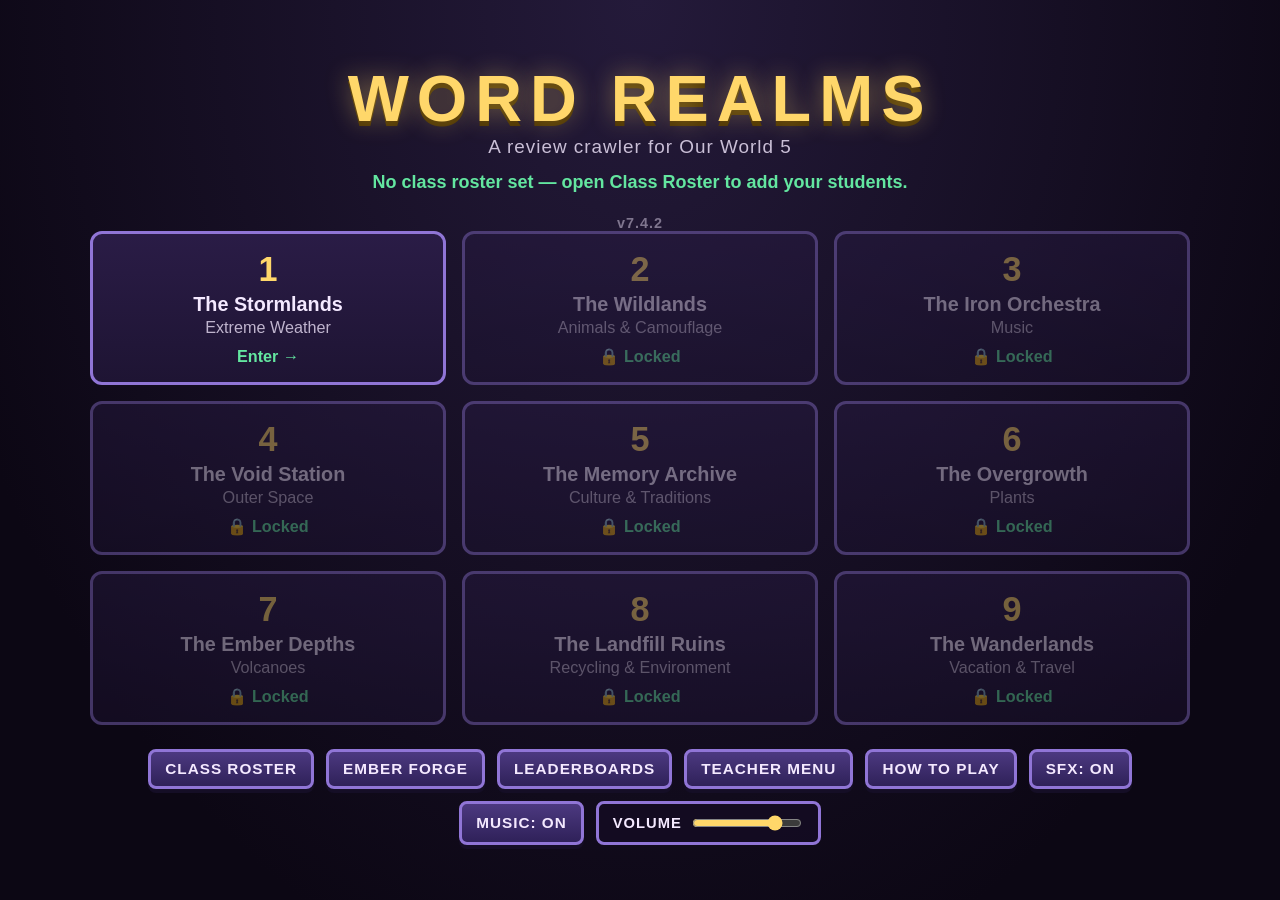
<file: index.html>
<!DOCTYPE html>
<html lang="en">
<head>
<meta charset="UTF-8">
<meta name="viewport" content="width=device-width, initial-scale=1.0">
<title>Word Realms — Our World 5 Review Crawler</title>
<link rel="icon" href="favicon.png">
<link rel="stylesheet" href="css/style.css">
</head>
<body>
<div id="app">

  <!-- ===================== MAIN MENU ===================== -->
  <section id="screen-menu" class="screen active">
    <div class="menu-wrap">
      <h1 class="game-title">WORD REALMS</h1>
      <div class="subtitle">A review crawler for Our World 5</div>
      <div class="class-strip" id="class-strip"></div>
      <div class="build-stamp" id="build-stamp"></div>
      <div id="realm-select" class="realm-grid"></div>
      <div class="menu-buttons">
        <button id="btn-roster"  class="pixel-btn small">Class Roster</button>
        <button id="btn-forge"   class="pixel-btn small">Ember Forge</button>
        <button id="btn-scores"  class="pixel-btn small">Leaderboards</button>
        <button id="btn-teacher" class="pixel-btn small">Teacher Menu</button>
        <button id="btn-howto"   class="pixel-btn small">How To Play</button>
        <button id="btn-sound"   class="pixel-btn small">SFX: On</button>
        <button id="btn-music"   class="pixel-btn small">Music: On</button>
        <label class="vol-wrap">Volume
          <input id="vol-slider" type="range" min="0" max="100" value="80">
        </label>
      </div>
    </div>
  </section>

  <!-- ===================== ROSTER ===================== -->
  <section id="screen-roster" class="screen">
    <div class="panel-card">
      <h2>Class Roster</h2>
      <p>The game picks a student at random for each turn. Enter the class
         name and one student per line.</p>
      <label class="field-label">Class name</label>
      <input id="roster-class" type="text" placeholder="e.g. 5B0" maxlength="20">
      <label class="field-label">Party name <span class="inv-note">— what this class calls their adventuring party</span></label>
      <input id="roster-party" type="text" placeholder="e.g. The Thunder Wolves" maxlength="28">
      <label class="field-label">Students (one per line)</label>
      <textarea id="roster-names" rows="9"
        placeholder="GORD&#10;MINH&#10;LAN&#10;KHANH"></textarea>
      <div class="roster-count" id="roster-count"></div>
      <div class="row-buttons">
        <button id="roster-save"  class="pixel-btn">Save Roster</button>
        <button id="roster-close" class="pixel-btn ghost">Back</button>
      </div>
    </div>
  </section>

  <!-- ===================== EMBER FORGE ===================== -->
  <section id="screen-forge" class="screen">
    <div class="panel-card wide">
      <h2>The Ember Forge</h2>
      <p class="shop-intro">Ember is what the storm leaves behind — banked at the
         end of every run, won or lost. Spend it here and the upgrade is
         <b>permanent for this class</b>.
         <span class="shop-purse">Ember: <b id="forge-ember">0</b></span></p>
      <div class="tile-grid" id="forge-grid"></div>
      <div class="shop-feedback" id="forge-feedback"></div>
      <div class="row-buttons">
        <button id="forge-close" class="pixel-btn">Back</button>
      </div>
    </div>
  </section>

  <!-- ===================== LEADERBOARDS ===================== -->
  <section id="screen-scores" class="screen">
    <div class="panel-card wide">
      <h2>Leaderboards</h2>
      <div class="tabs">
        <button class="tab-btn active" data-tab="tab-class">Classes</button>
        <button class="tab-btn" data-tab="tab-students">Warriors</button>
        <button class="tab-btn" data-tab="tab-curriculum">What to reteach</button>
      </div>
      <div id="tab-class" class="tab-panel active"></div>
      <div id="tab-students" class="tab-panel"></div>
      <div id="tab-curriculum" class="tab-panel"></div>
      <button id="scores-close" class="pixel-btn">Back</button>
    </div>
  </section>

  <!-- ===================== TEACHER ===================== -->
  <section id="screen-teacher" class="screen">
    <div class="panel-card">
      <h2>Teacher Menu</h2>
      <div id="teacher-pin-view">
        <p>Enter your passphrase to manage realm access.</p>
        <!-- maxlength="6" inputmode="numeric" lived here from when this was a
             four-digit PIN. It silently truncated a passphrase to six letters
             and put a number pad on tablets, so the box could not accept the
             thing it was now asking for. -->
        <input id="pin-input" type="password" autocomplete="off"
               spellcheck="false" placeholder="Your passphrase">
        <button id="pin-submit" class="pixel-btn">Unlock</button>
        <p class="hint">Not set one yet? The starting passphrase is
          <b>storm-tiger-lantern</b> — change it below once you are in.</p>
        <div id="pin-error" class="error-text"></div>
      </div>
      <div id="teacher-controls" style="display:none;">
        <p>Tick a realm to open it for the class.</p>
        <div id="teacher-realm-list" class="teacher-realm-list"></div>
        <label class="teacher-row">
          <input type="checkbox" id="auto-unlock-toggle">
          Auto-unlock the next realm when this class clears one
        </label>
        <label class="teacher-row">
          <input type="checkbox" id="perks-toggle">
          Ember Forge perks active for this class
        </label>

        <label class="teacher-row">
          <input type="checkbox" id="coach-toggle">
          Explain each mechanic the first time it appears
        </label>
        <label class="teacher-row">
          <input type="checkbox" id="short-toggle">
          Short realm — a 9-room map for a single period
        </label>

        <h3 class="inv-head">Your passphrase
          <span class="inv-note">— only on this computer</span></h3>
        <p class="hint" style="margin:4px 0 8px;">
          Changing it here applies to <b>this computer only</b>, and is undone by
          a Factory Reset. To change it everywhere, use
          <code>tools/set-pin.html</code> and edit <code>js/config.js</code>.
        </p>
        <div class="row-buttons" style="margin-top:2px;">
          <input id="newpin-input" type="text" autocomplete="off"
                 spellcheck="false" placeholder="New passphrase — three or four words">
          <button id="newpin-save" class="pixel-btn tiny">Set passphrase</button>
          <button id="newpin-clear" class="pixel-btn tiny ghost">Use the one in config.js</button>
        </div>
        <div id="newpin-note" class="hint" style="margin-top:6px;"></div>

        <h3 class="inv-head">Teaching record
          <span class="inv-note">— what this class keeps getting wrong</span></h3>
        <p class="hint" style="margin:4px 0 8px;">
          Every answer is logged against the curriculum item it tested and kept
          per class, so it builds up across lessons. One run is too few to read
          anything into; three or four start to mean something.
        </p>
        <div class="row-buttons" style="margin-top:2px;">
          <button id="btn-curriculum" class="pixel-btn small">What to reteach</button>
        </div>

        <h3 class="inv-head">Save file <span class="inv-note">— this is the only copy</span></h3>
        <div class="row-buttons" style="margin-top:6px;">
          <button id="btn-save-export" class="pixel-btn small">Download save</button>
          <label class="pixel-btn small" style="cursor:pointer;">Restore from file
            <input id="save-import-file" type="file" accept="application/json" style="display:none;">
          </label>
          <button id="btn-coach-reset" class="pixel-btn small ghost">Reset explanations</button>
        </div>

        <h3 class="inv-head">Class list <span class="inv-note">— remove a student who has left</span></h3>
        <div id="teacher-students" class="teacher-student-list"></div>

        <div class="danger-zone">
          <button id="btn-reset-run"  class="pixel-btn danger">Reset Current Run</button>
          <button id="btn-new-term"   class="pixel-btn danger">New Term (keep the class list)</button>
          <button id="btn-factory"    class="pixel-btn danger">Factory Reset (wipe everything)</button>
        </div>
        <div id="confirm-box" class="confirm-box" style="display:none;">
          <div id="confirm-text"></div>
          <div class="row-buttons">
            <button id="confirm-yes" class="pixel-btn danger">Yes, do it</button>
            <button id="confirm-no"  class="pixel-btn ghost">Cancel</button>
          </div>
        </div>
      </div>
      <button id="btn-teacher-close" class="pixel-btn ghost">Close</button>
    </div>
  </section>

  <!-- ===================== HOW TO PLAY ===================== -->
  <section id="screen-howto" class="screen">
    <div class="panel-card wide">
      <h2>How To Play</h2>
      <ul class="howto-list">
        <li><b>Choose a hero</b> at the start of each run - each begins with a
            different advantage.</li>
        <li>The game picks one student per turn. Use <b>Reroll</b> if they're absent.</li>
        <li><b>Fight</b> rooms take 2 correct answers, <b>Elite</b> rooms take 5.
            Elites always drop a relic.</li>
        <li>Watch the monster's <b>intent</b> underneath it - it tells you what is
            coming and when. Its clock counts down one step per
            answer from anyone in the class, not only when you answer wrongly.</li>
        <li><b>Last Stand.</b> The first time the party runs out of hearts, one
            student gets a single sudden-death question. Answer it and the party
            gets back up with one heart. Miss it and the run is over. Once per
            run only.</li>
        <li><b>Grammar questions pay more shards but cost 2 hearts if you get them
            wrong.</b> Vocabulary costs 1.</li>
        <li><b>Brace</b> to defend: you still answer a question, but a correct answer
            blocks the incoming attack instead of damaging the monster, and clears
            any debuff.</li>
        <li><b>Stakes.</b> Before the options appear, decide how much you are
            putting on the answer. <b>SAFE</b> plays normally. <b>RISKY</b> pays
            double shards and makes a mistake cost double. Backing yourself when
            you know it is the whole skill.</li>
        <li>At a <b>Campfire</b> there is time for <b>one</b> thing only: Mend
            hearts, Repair shields, or Sharpen for a permanent extra heart.</li>
        <li><b>Shields</b> (blue) soak damage before your hearts do and do NOT
            come back on their own. Only a Campfire Repair, a Patch Kit or
            better armour restores them.</li>
        <li>On a question whose clue alone tells you what to say, <b>RISKY</b>
            goes further: the options vanish and you say the answer out loud for
            <b>triple</b> shards. It is never offered where the options ARE the
            question. Nothing in this game ever makes a fight shorter — the
            questions are the point.</li>
        <li><b>Elite rooms ask harder questions</b> — they test whether you can
            use the language, not just recognise it. Wrong costs 2 hearts;
            right pays the most shards in the game. The Boss asks them too.</li>
        <li>You can open the pack <b>during a fight</b>. The student still
            answers their question, but the party doesn't attack that turn.</li>
        <li><b>Events</b> always show you both sides before you choose — what it
            costs and what it gives. There are no hidden odds anywhere in this
            game. Some events are answered rather than chosen: a Riddle Gate is
            three more questions, and the <b>Echoing Hall</b> brings back
            something the class got wrong earlier for a second attempt.</li>
        <li>Watch the countdown on the monster's intent. It counts in
            <b>answers from anybody</b>, not just your own turns, and turns red
            when the next answer sets it off.</li>
        <li><b>Team Up</b> brings in a partner, but the monster recovers HP while
            you confer.</li>
        <li>Three correct answers in a row blocks the next attack; five gives
            shards and a potion.</li>
        <li><b>Shops</b> appear deeper in the map, once you have shards to spend.</li>
        <li>Between runs, spend banked <b>Ember</b> in the <b>Ember Forge</b> on
            permanent upgrades for your class. A lost run still buys something.</li>
        <li>The <b>Boss</b> tests everything the class hasn't faced yet.</li>
        <li>Lose all hearts a second time and the run ends - but the party banks
            Ember or keeps a relic for next time.</li>
      </ul>
      <button id="btn-howto-close" class="pixel-btn">Close</button>
    </div>
  </section>


  <!-- ===================== HERO SELECT ===================== -->
  <section id="screen-hero" class="screen">
    <div class="hero-select-wrap">
      <h2 class="hero-select-title">CHOOSE YOUR CHAMPION</h2>
      <div class="hero-select-sub" id="hero-select-sub">One hero leads the party through this realm.</div>
      <div class="hero-grid" id="hero-grid"></div>
      <div class="row-buttons hero-select-actions">
        <button id="hero-confirm" class="pixel-btn" disabled>Begin the Descent</button>
        <button id="hero-cancel"  class="pixel-btn ghost">Back</button>
      </div>
    </div>
  </section>

  <!-- ===================== MAP ===================== -->
  <section id="screen-map" class="screen">
    <div class="hud-top">
      <div class="hud-block hud-left">
        <div class="portrait" id="hud-portrait"><img alt=""></div>
        <div class="hud-ident">
          <div class="hero-title" id="hud-hero-name">—</div>
          <div class="party-title" id="hud-party-name">—</div>
          <div class="hearts" id="hud-hearts"></div>
        </div>
      </div>
      <div class="hud-block hud-mid">
        <div class="realm-name" id="hud-realm-name"></div>
        <div class="relic-strip" id="hud-relic-strip"></div>
      </div>
      <div class="hud-block currency">
        <span class="badge"><span class="icon-shard"></span><span id="hud-shards">0</span></span>
        <span class="badge ember"><span class="icon-ember"></span><span id="hud-ember">0</span></span>
        <div class="potion-row" id="hud-potions"></div>
        <span class="badge relics" id="hud-relics" title="Relics">—</span>
      </div>
    </div>

    <div class="map-viewport" id="map-viewport">
      <div class="map-canvas" id="map-canvas"></div>
    </div>

    <div class="turn-bar">
      <div class="turn-student">
        <span class="turn-label">Now choosing:</span>
        <span class="student-name" id="map-student">—</span>
        <button id="btn-reroll" class="pixel-btn tiny">Reroll (absent)</button>
      </div>
      <!-- Who has actually had a turn. With Reroll, absences and the
           Distracted button, the rotation can drift badly toward the confident
           few, and nothing in the game showed it. -->
      <div class="turn-tally" id="turn-tally"></div>
      <div class="turn-hint" id="turn-hint">Pick a glowing room to enter</div>
      <div class="map-footer">
        <button id="btn-inventory" class="pixel-btn tiny">Inventory</button>
        <button id="btn-recenter"   class="pixel-btn tiny ghost">Recentre</button>
        <button id="btn-map-teacher" class="pixel-btn tiny ghost">Teacher</button>
        <button id="btn-end-run"     class="pixel-btn tiny danger">End Run</button>
        <button id="btn-map-menu"    class="pixel-btn tiny ghost">Menu</button>
      </div>
    </div>
  </section>

  <!-- ===================== ENCOUNTER ===================== -->
  <section id="screen-encounter" class="screen">
    <div class="hud-top">
      <div class="hud-block hud-left">
        <div class="portrait" id="enc-portrait"><img alt=""></div>
        <div class="hud-ident">
          <div class="hero-title" id="enc-hero-name">—</div>
          <div class="party-title" id="enc-party-name">—</div>
          <div class="hearts" id="enc-hearts"></div>
        </div>
      </div>
      <div class="hud-block hud-mid">
        <div class="realm-name" id="enc-realm-name"></div>
        <div class="relic-strip" id="enc-relic-strip"></div>
      </div>
      <div class="hud-block currency">
        <span class="badge"><span class="icon-shard"></span><span id="enc-shards">0</span></span>
        <span class="badge ember"><span class="icon-ember"></span><span id="enc-ember">0</span></span>
        <div class="potion-row" id="enc-potions"></div>
      </div>
    </div>

    <div class="corridor" id="corridor">
      <div class="sky" id="corridor-sky"></div>
      <div class="ceiling"></div>
      <div class="floor"></div>
      <div class="wallseg w1"></div>
      <div class="wallseg w2"></div>
      <div class="wallseg w3"></div>
      <div class="wallseg w4"></div>
      <div class="torch t-l"></div>
      <div class="torch t-r"></div>
      <div class="torch t-l2"></div>
      <div class="torch t-r2"></div>

      <div class="combatant hero-side" id="hero-stage">
        <img id="hero-sprite" class="hero-sprite" alt="">
        <div class="shield-row" id="hero-shields"></div>
      </div>
      <!-- v6.1: the nameplate, HP and intent sit ABOVE the sprite again.
           They were moved below in v5.x because they were being clipped off
           the top of the corridor on a 16:9 TV - but the arena is now the
           BOTTOM half of the screen, so there is headroom, and the intent
           needs to be near the question it informs rather than at the very
           bottom edge of the picture. -->
      <div class="combatant foe-side" id="monster-stage">
        <div class="foe-status" id="monster-status"></div>
        <div class="foe-info">
          <div class="foe-info-row">
            <div class="nameplate" id="monster-name"></div>
            <div class="monster-hp" id="monster-hp"></div>
          </div>
          <div class="intent" id="monster-intent"></div>
        </div>
        <img id="monster-sprite" class="monster-sprite" alt="">
      </div>
      <img id="room-scenery" class="room-scenery" alt="">
      <div class="slash-fx" id="slash-fx"></div>
      <div class="vignette"></div>
      <div class="arena-announce" id="enc-announce"></div>
      <div class="hit-flash" id="hit-flash"></div>
    </div>

    <div class="panel">
      <div class="panel-head">
        <div class="who" id="enc-who">—</div>
        <div class="turn-chip">
          <span class="turn-label">Turn:</span>
          <span class="student-name" id="enc-student">—</span>
          <button id="btn-reroll-enc" class="pixel-btn tiny">Reroll</button>
        </div>
      </div>
      <!-- A live status effect, stated where the class is already looking.
           The chip beside the hero was correct and unreadable from the back
           of a room, which had a whole class baffled by a correct answer
           doing nothing. This band appears ABOVE the question, before they
           answer, and says what is about to happen. -->
      <div class="debuff-band" id="enc-debuff-band" style="display:none;"></div>
      <div class="q" id="enc-question">—</div>
      <div class="stake-gate" id="enc-stake-gate" style="display:none;"></div>
      <div class="commit-say" id="enc-commit-say" style="display:none;">
        <div class="cs-title">Say the answer out loud.</div>
        <div class="cs-sub">The class decides. No options, triple shards.</div>
        <div class="cs-buttons">
          <button class="pixel-btn cs-yes" data-side="enc">They got it</button>
          <button class="pixel-btn danger cs-no" data-side="enc">Not quite</button>
        </div>
      </div>
      <div class="choices" id="enc-choices"></div>
      <div class="panel-foot">
        <div class="enc-feedback" id="enc-feedback"></div>
        <button id="btn-use-item" class="pixel-btn tiny" style="display:none;">Use an Item</button>
        <button id="btn-brace" class="pixel-btn tiny brace">Brace</button>
        <button id="btn-teamup" class="pixel-btn tiny teamup">Team Up (+1 monster HP)</button>
      </div>
    </div>
  </section>

  <!-- ===================== THE CHORUS =====================
       The whole class answers at once - fingers, whiteboards, hands - and the
       teacher taps how it went. Its own screen rather than the fight screen,
       because none of the fight's furniture applies: there is no monster to
       Brace against, no stake to take, and the options are shown to be read by
       the room rather than clicked by one child. -->
  <section id="screen-chorus" class="screen">
    <div class="hud-top">
      <div class="hud-block hud-left">
        <div class="portrait" id="cho-portrait"><img alt=""></div>
        <div class="hud-ident">
          <div class="hero-title" id="cho-hero-name">—</div>
          <div class="party-title" id="cho-party-name">—</div>
          <div class="hearts" id="cho-hearts"></div>
        </div>
      </div>
      <div class="hud-block hud-mid">
        <div class="realm-name" id="cho-realm-name"></div>
        <div class="relic-strip" id="cho-relic-strip"></div>
      </div>
      <div class="hud-block currency">
        <span class="badge"><span class="icon-shard"></span><span id="cho-shards">0</span></span>
        <span class="badge ember"><span class="icon-ember"></span><span id="cho-ember">0</span></span>
        <div class="potion-row" id="cho-potions"></div>
      </div>
    </div>

    <div class="panel-card chorus-card">
      <div class="chorus-banner">
        <span class="chorus-mark">THE CHORUS</span>
        <span class="chorus-count" id="cho-progress"></span>
      </div>
      <div class="chorus-lead" id="cho-lead">Everyone answers this one.</div>
      <div class="enc-question" id="cho-question"></div>
      <div class="choices" id="cho-choices"></div>

      <div class="chorus-judge" id="cho-judge">
        <div class="chorus-ask">How did the room do?</div>
        <div class="chorus-buttons">
          <button class="pixel-btn chorus-good" data-level="good">Nearly everyone</button>
          <button class="pixel-btn chorus-half" data-level="half">About half</button>
          <button class="pixel-btn chorus-poor" data-level="poor">Only a few</button>
        </div>
      </div>

      <div class="chorus-result" id="cho-result"></div>
      <div class="panel-foot">
        <div class="enc-feedback" id="cho-feedback"></div>
        <button id="cho-next" class="pixel-btn" style="display:none;">Move on</button>
      </div>
    </div>
  </section>

  <!-- ===================== BOSS ===================== -->
  <section id="screen-boss" class="screen">
    <div class="hud-top">
      <div class="hud-block hud-left">
        <div class="portrait" id="boss-portrait"><img alt=""></div>
        <div class="hud-ident">
          <div class="hero-title" id="boss-hero-name">—</div>
          <div class="party-title" id="boss-party-name">—</div>
          <div class="hearts" id="boss-hearts"></div>
        </div>
      </div>
      <div class="hud-block hud-mid">
        <div class="realm-name" id="boss-realm-name"></div>
        <div class="relic-strip" id="boss-relic-strip"></div>
      </div>
      <div class="hud-block currency">
        <span class="badge"><span class="icon-shard"></span><span id="boss-shards">0</span></span>
        <div class="potion-row" id="boss-potions"></div>
      </div>
    </div>

    <div class="corridor boss-corridor" id="boss-corridor">
      <div class="sky" id="boss-sky"></div>
      <div class="ceiling"></div>
      <div class="floor"></div>
      <div class="wallseg w1"></div>
      <div class="wallseg w2"></div>
      <div class="wallseg w3"></div>
      <div class="wallseg w4"></div>
      <div class="combatant hero-side" id="boss-hero-stage">
        <img id="boss-hero-sprite" class="hero-sprite" alt="">
        <div class="shield-row" id="boss-hero-shields"></div>
      </div>
      <div class="combatant foe-side huge" id="boss-stage">
        <div class="foe-status" id="boss-status"></div>
        <div class="foe-info">
          <div class="foe-info-row">
            <div class="nameplate" id="boss-name"></div>
            <div class="monster-hp boss-hp" id="boss-hp"></div>
          </div>
          <div class="intent" id="boss-intent"></div>
        </div>
        <img id="boss-sprite" class="monster-sprite boss-sprite" alt="">
      </div>
      <div class="slash-fx" id="boss-slash-fx"></div>
      <div class="vignette"></div>
      <div class="arena-announce" id="boss-announce"></div>
      <div class="hit-flash" id="boss-hit-flash"></div>
    </div>

    <div class="panel">
      <div class="panel-head">
        <div class="who" id="boss-who">—</div>
        <div class="turn-chip">
          <span class="turn-label">Turn:</span>
          <span class="student-name" id="boss-student">—</span>
          <button id="btn-reroll-boss" class="pixel-btn tiny">Reroll</button>
        </div>
      </div>
      <!-- A live status effect, stated where the class is already looking.
           The chip beside the hero was correct and unreadable from the back
           of a room, which had a whole class baffled by a correct answer
           doing nothing. This band appears ABOVE the question, before they
           answer, and says what is about to happen. -->
      <div class="debuff-band" id="boss-debuff-band" style="display:none;"></div>
      <div class="q" id="boss-question">—</div>
      <div class="stake-gate" id="boss-stake-gate" style="display:none;"></div>
      <div class="commit-say" id="boss-commit-say" style="display:none;">
        <div class="cs-title">Say the answer out loud.</div>
        <div class="cs-sub">The class decides. No options, triple shards.</div>
        <div class="cs-buttons">
          <button class="pixel-btn cs-yes" data-side="boss">They got it</button>
          <button class="pixel-btn danger cs-no" data-side="boss">Not quite</button>
        </div>
      </div>
      <div class="choices" id="boss-choices"></div>
      <div class="panel-foot">
        <div class="enc-feedback" id="boss-feedback"></div>
        <button id="btn-use-item-boss" class="pixel-btn tiny" style="display:none;">Use an Item</button>
        <button id="btn-brace-boss" class="pixel-btn tiny brace">Brace</button>
        <button id="btn-teamup-boss" class="pixel-btn tiny teamup">Team Up (+1 boss HP)</button>
      </div>
    </div>
  </section>

  <!-- ===================== RESULT ===================== -->
  <section id="screen-result" class="screen">
    <div class="panel-card result-card">
      <h2 id="result-title">Realm Cleared!</h2>
      <div id="result-body"></div>
      <div class="row-buttons">
        <button id="btn-play-again" class="pixel-btn">Play This Realm Again</button>
        <button id="btn-result-menu" class="pixel-btn ghost">Back to Menu</button>
      </div>
    </div>
  </section>


  <!-- ===================== PAUSE ===================== -->
  <div id="pause-layer" class="pause-layer">
    <div class="pause-card">
      <div class="pause-title">PAUSED</div>
      <div class="pause-sub" id="pause-sub">The storm waits.</div>
      <div class="pause-buttons">
        <div class="pause-vol">
          <label for="pause-music-vol">Music volume</label>
          <input id="pause-music-vol" type="range" min="0" max="100" value="80">
          <span id="pause-music-val">80%</span>
          <button id="pause-music-toggle" class="pixel-btn tiny ghost">Music: On</button>
        </div>
        <button id="pause-resume"  class="pixel-btn">Resume</button>
        <button id="pause-award"   class="pixel-btn" style="display:none;">Award this answer</button>
        <button id="pause-restart" class="pixel-btn ghost">Restart this realm</button>
        <button id="pause-teacher" class="pixel-btn ghost">Teacher Menu</button>
        <button id="pause-exit"    class="pixel-btn danger">Exit to Menu</button>
      </div>
      <div class="pause-hint">Press <b>ESC</b> to resume</div>
    </div>
  </div>

  <!-- ===================== REWARD / INFO POPUP ===================== -->
  <div id="popup-layer" class="popup-layer">
    <div class="popup-card" id="popup-card">
      <div class="popup-banner" id="popup-banner">REWARD</div>
      <img class="popup-icon" id="popup-icon" alt="">
      <div class="popup-title" id="popup-title"></div>
      <div class="popup-effect" id="popup-effect"></div>
      <div class="popup-desc" id="popup-desc"></div>
      <div class="popup-extra" id="popup-extra"></div>
      <button id="popup-continue" class="pixel-btn">Continue</button>
    </div>
  </div>

  <!-- ===================== INVENTORY ===================== -->
  <section id="screen-inventory" class="screen">
    <div class="panel-card wide">
      <h2>Party Inventory</h2>
      <div class="inv-summary" id="inv-summary"></div>
      <h3 class="inv-head">Equipment <span class="inv-note">— one weapon, one armour</span></h3>
      <div class="tile-grid" id="inv-gear"></div>
      <h3 class="inv-head">Relics <span class="inv-note">— permanent for this run</span></h3>
      <div class="tile-grid" id="inv-relics"></div>
      <h3 class="inv-head">Potions <span class="inv-note">— one use each</span></h3>
      <div class="tile-grid" id="inv-potions"></div>
      <div class="row-buttons">
        <button id="inv-close" class="pixel-btn">Back</button>
      </div>
    </div>
  </section>

  <!-- ===================== SHOP ===================== -->
  <section id="screen-shop" class="screen">
    <div class="panel-card wide">
      <img class="shop-stall" id="shop-stall" src="assets/scenery/stall.png" alt="">
      <h2>The Storm Pedlar</h2>
      <p class="shop-intro">"Shards for goods, no haggling. The storm waits for
         no one." <span class="shop-purse">Shards: <b id="shop-shards">0</b></span></p>
      <h3 class="inv-head">Relics</h3>
      <div class="tile-grid" id="shop-relics"></div>
      <h3 class="inv-head">Potions</h3>
      <h3 class="shop-head">Weapons &amp; Armour</h3>
      <div class="tile-grid" id="shop-gear"></div>
      <div class="tile-grid" id="shop-potions"></div>
      <div class="shop-feedback" id="shop-feedback"></div>
      <div class="row-buttons">
        <button id="shop-leave" class="pixel-btn">Leave the shop</button>
      </div>
    </div>
  </section>

</div>

<!-- The teacher's Distracted button. It lives OUTSIDE every <section class="screen">
     deliberately: it has to be reachable on the map, in a shop, at a campfire
     and mid-fight, and duplicating it into eight screens would guarantee that
     one of them was missed. Shown only while a run is in progress. -->
<button id="btn-distracted" type="button" title="A student broke the rule — the party pays">
  <span class="dx-icon">!</span> Distracted
</button>

<script src="js/config.js"></script>
<script src="js/sha256.js"></script>
<script src="js/audio.js"></script>
<script src="js/music.js"></script>
<script src="js/announce.js"></script>
<script src="js/items.js"></script>
<script src="js/heroes.js"></script>
<script src="js/forge.js"></script>
<script src="js/stakes.js"></script>
<script src="js/events.js"></script>
<script src="js/coach.js"></script>
<script src="js/chorus.js"></script>
<script src="js/content.js"></script>
<!-- One line per realm, after content.js. A realm in its own file cannot take
     the rest of the game down with it if a comma goes missing. -->
<script src="js/realm3.js"></script>
<script src="js/mapgen.js"></script>
<script src="js/combat.js"></script>
<script src="js/state.js"></script>
<script src="js/ui.js"></script>
<script src="js/main.js"></script>
</body>
</html>
</file>
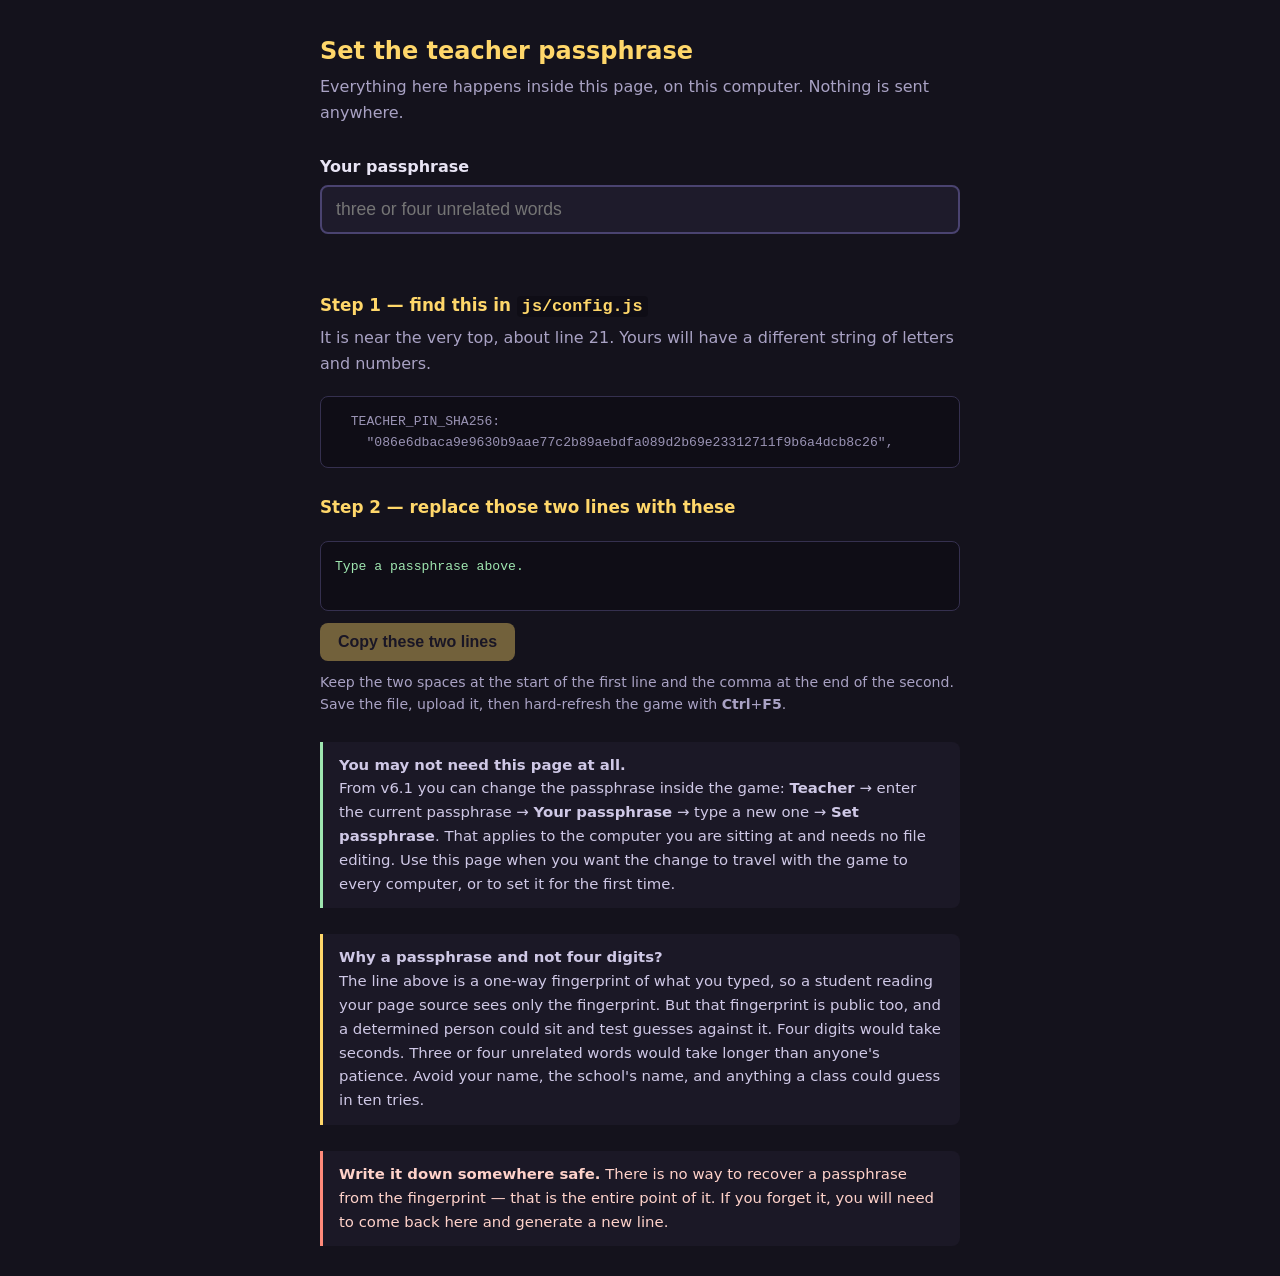
<file: tools/set-pin.html>
<!DOCTYPE html>
<html lang="en">
<head>
<meta charset="utf-8">
<meta name="viewport" content="width=device-width, initial-scale=1">
<title>Word Realms — set the teacher passphrase</title>
<style>
  :root { color-scheme: dark; }
  body {
    margin: 0; padding: 32px 20px; background: #14121c; color: #e8e4f4;
    font: 16px/1.6 system-ui, -apple-system, "Segoe UI", Roboto, sans-serif;
    display: flex; justify-content: center;
  }
  .wrap { width: 100%; max-width: 640px; }
  h1 { font-size: 1.5rem; margin: 0 0 4px; color: #ffd76a; }
  .sub { color: #a9a2c4; margin: 0 0 28px; }
  label { display: block; font-weight: 600; margin: 22px 0 6px; }
  input[type=text] {
    width: 100%; box-sizing: border-box; padding: 12px 14px; font-size: 1.1rem;
    background: #1e1b2b; color: #fff; border: 2px solid #4a4370; border-radius: 8px;
  }
  input[type=text]:focus { outline: none; border-color: #ffd76a; }
  .out {
    margin-top: 20px; padding: 14px; border-radius: 8px; background: #0f0d16;
    border: 1px solid #35304f; font-family: ui-monospace, Menlo, Consolas, monospace;
    font-size: .82rem; word-break: break-all; white-space: pre-wrap; min-height: 3em;
    color: #9fe6b0;
  }
  button {
    margin-top: 12px; padding: 10px 18px; font-size: 1rem; font-weight: 600;
    background: #ffd76a; color: #221c33; border: 0; border-radius: 8px; cursor: pointer;
  }
  button:disabled { opacity: .4; cursor: default; }
  .note { background: #1b1826; border-left: 3px solid #ffd76a; padding: 12px 16px;
          margin: 26px 0 0; border-radius: 0 8px 8px 0; color: #cfc8e6; font-size: .93rem; }
  .warn { border-left-color: #ff8a7a; color: #ffd2ca; }
  .strength { margin-top: 8px; font-size: .9rem; min-height: 1.4em; }
  code { background: #0f0d16; padding: 1px 5px; border-radius: 4px; }
</style>
</head>
<body>
<div class="wrap">
  <h1>Set the teacher passphrase</h1>
  <p class="sub">Everything here happens inside this page, on this computer.
    Nothing is sent anywhere.</p>

  <label for="pass">Your passphrase</label>
  <input type="text" id="pass" autocomplete="off" spellcheck="false"
         placeholder="three or four unrelated words">
  <div class="strength" id="strength"></div>

  <h2 style="font-size:1.05rem;margin:30px 0 4px;color:#ffd76a;">Step 1 — find this in <code>js/config.js</code></h2>
  <p class="sub" style="margin:0 0 8px;">It is near the very top, about line 21.
    Yours will have a different string of letters and numbers.</p>
  <div class="out" style="color:#9a93b4;">  TEACHER_PIN_SHA256:
    "086e6dbaca9e9630b9aae77c2b89aebdfa089d2b69e23312711f9b6a4dcb8c26",</div>

  <h2 style="font-size:1.05rem;margin:26px 0 4px;color:#ffd76a;">Step 2 — replace those two lines with these</h2>
  <div class="out" id="out">Type a passphrase above.</div>
  <button id="copy" disabled>Copy these two lines</button>
  <p class="sub" style="margin:10px 0 0;font-size:.88rem;">
    Keep the two spaces at the start of the first line and the comma at the end
    of the second. Save the file, upload it, then hard-refresh the game with
    <b>Ctrl</b>+<b>F5</b>.</p>

  <div class="note" style="border-left-color:#9fe6b0;">
    <b>You may not need this page at all.</b><br>
    From v6.1 you can change the passphrase inside the game: <b>Teacher</b> →
    enter the current passphrase → <b>Your passphrase</b> → type a new one →
    <b>Set passphrase</b>. That applies to the computer you are sitting at and
    needs no file editing. Use this page when you want the change to travel
    with the game to every computer, or to set it for the first time.
  </div>

  <div class="note">
    <b>Why a passphrase and not four digits?</b><br>
    The line above is a one-way fingerprint of what you typed, so a student
    reading your page source sees only the fingerprint. But that fingerprint is
    public too, and a determined person could sit and test guesses against it.
    Four digits would take seconds. Three or four unrelated words would take
    longer than anyone's patience. Avoid your name, the school's name, and
    anything a class could guess in ten tries.
  </div>

  <div class="note warn">
    <b>Write it down somewhere safe.</b> There is no way to recover a
    passphrase from the fingerprint — that is the entire point of it. If you
    forget it, you will need to come back here and generate a new line.
  </div>
</div>

<script src="../js/sha256.js"></script>
<script>
// sha256.js also defines teacherPinOk(), which reads CONFIG. Give it something
// to read so loading this page standalone doesn't throw.
window.CONFIG = window.CONFIG || { TEACHER_PIN_SHA256: "" };

const pass = document.getElementById("pass");
const out = document.getElementById("out");
const copy = document.getElementById("copy");
const strength = document.getElementById("strength");

function assess(v) {
  const words = v.trim().split(/\s+|[-_]+/).filter(Boolean);
  if (!v.trim()) return ["", ""];
  if (/^\d+$/.test(v.trim()))
    return ["#ff8a7a", "Digits only — a class will guess this. Use words."];
  if (v.trim().length < 10)
    return ["#ffb36a", "Short. Aim for three or four words."];
  if (words.length < 3)
    return ["#ffb36a", "Try three or four unrelated words joined by dashes."];
  return ["#9fe6b0", "Good — that is hard to guess and easy to remember."];
}

function update() {
  const v = pass.value;
  const [colour, msg] = assess(v);
  strength.textContent = msg;
  strength.style.color = colour;
  if (!v.trim()) {
    out.textContent = "Type a passphrase above.";
    copy.disabled = true;
    return;
  }
  out.textContent =
    '  TEACHER_PIN_SHA256:\n    "' + SHA256.hex(v.trim()) + '",';
  copy.disabled = false;
}

pass.addEventListener("input", update);
copy.addEventListener("click", () => {
  navigator.clipboard.writeText(out.textContent).then(
    () => { copy.textContent = "Copied"; setTimeout(() => copy.textContent = "Copy these two lines", 1400); },
    () => { copy.textContent = "Select it and copy by hand"; }
  );
});
update();
</script>
</body>
</html>
</file>
<file: css/style.css>
/* ===========================================================================
   WORD REALMS - stylesheet
   Text is deliberately large: this is read from across a classroom on a TV.
   =========================================================================== */
:root {
  --bg:          #120b1e;
  --panel:       #1e1433;
  --panel-light: #2a1c46;
  --accent:      #7a5ec4;
  --accent-light:#9075d6;
  --gold:        #ffd76a;
  --good:        #63e6a0;
  --bad:         #ff5470;
  --text:        #f4e9ff;
  --ink:         #0c0714;
}
* { box-sizing: border-box; }
html, body {
  margin: 0; padding: 0; height: 100%;
  background: var(--bg); color: var(--text);
  font-family: 'Trebuchet MS', 'Segoe UI', Tahoma, sans-serif;
  font-size: 18px;
  overflow: hidden;
}
img { image-rendering: pixelated; image-rendering: crisp-edges; }
#app { position: relative; width: 100vw; height: 100vh; }

.screen {
  position: absolute; inset: 0;
  display: none; flex-direction: column;
  background: radial-gradient(ellipse at top, #241a3a 0%, #0c0714 80%);
}
.screen.active { display: flex; }

/* ---------------------------- buttons / cards ---------------------------- */
.pixel-btn {
  font-family: inherit; font-weight: 800; letter-spacing: 1px;
  text-transform: uppercase; color: var(--text); font-size: 1rem;
  background: linear-gradient(#4c3980, #2f2159);
  border: 3px solid var(--accent-light); border-radius: 8px;
  padding: 14px 24px; cursor: pointer; box-shadow: 0 4px 0 #150e26;
  transition: transform .05s ease, filter .1s ease;
}
.pixel-btn:hover  { filter: brightness(1.18); }
.pixel-btn:active { transform: translateY(3px); box-shadow: 0 1px 0 #150e26; }
.pixel-btn.small  { font-size: .95rem; padding: 12px 18px; }
.pixel-btn.tiny   { font-size: .8rem;  padding: 8px 12px; box-shadow: 0 3px 0 #150e26; }
.pixel-btn.ghost  { background: transparent; box-shadow: none; }
.pixel-btn.danger { background: linear-gradient(#803949, #591626); border-color: var(--bad); }
.pixel-btn.teamup { background: linear-gradient(#2f6a5c, #1c4238); border-color: var(--good); }
.pixel-btn:disabled { opacity: .4; cursor: not-allowed; filter: grayscale(.6); }

.panel-card {
  margin: auto; max-width: 780px; width: 92%; max-height: 92vh; overflow-y: auto;
  background: linear-gradient(var(--panel-light), var(--panel));
  border: 3px solid var(--accent); border-radius: 16px;
  padding: 30px 34px; box-shadow: 0 14px 44px rgba(0,0,0,.55);
}
.panel-card.wide { max-width: 1000px; }
.panel-card h2 { margin: 0 0 14px; color: var(--gold); font-size: 2rem; letter-spacing: 1px; }
.panel-card p  { line-height: 1.55; }
.panel-card .hint { font-size: .85rem; opacity: .7; }
.error-text { color: var(--bad); min-height: 1.2em; font-weight: 700; }
.row-buttons { display: flex; gap: 12px; flex-wrap: wrap; margin-top: 18px; }

.field-label { display:block; margin: 14px 0 6px; font-weight: 700; color: var(--gold); }
input[type=text], input[type=password], textarea {
  width: 100%; font-family: inherit; font-size: 1.05rem; padding: 12px 14px;
  border-radius: 8px; border: 2px solid var(--accent);
  background: #10081c; color: var(--text);
}
textarea { resize: vertical; line-height: 1.5; }
#pin-input { width: auto; margin-right: 10px; }
.roster-count { margin-top: 10px; color: var(--good); font-weight: 700; }

.teacher-realm-list { display: flex; flex-direction: column; gap: 10px; margin: 16px 0; }
.teacher-row { display: flex; align-items: center; gap: 10px; font-size: 1rem; }
.teacher-row input { width: 20px; height: 20px; }
.danger-zone { display: flex; gap: 12px; flex-wrap: wrap; margin-top: 20px;
  border-top: 2px solid #4a2a3a; padding-top: 18px; }
.confirm-box { margin-top: 16px; padding: 16px; border: 2px solid var(--bad);
  border-radius: 10px; background: rgba(90,20,35,.35); }
.howto-list { line-height: 1.7; font-size: 1.05rem; padding-left: 22px; }
.howto-list li { margin-bottom: 10px; }

/* ------------------------------- menu ----------------------------------- */
.menu-wrap { margin: auto; text-align: center; max-width: 1100px; width: 94%; }
.game-title {
  font-size: 3.6rem; letter-spacing: 8px; margin: 6px 0 0; color: var(--gold);
  text-shadow: 0 0 24px rgba(255,215,106,.45), 0 5px 0 #4a3200;
}
.subtitle { opacity: .8; margin-bottom: 14px; letter-spacing: 1px; font-size: 1.05rem; }
.class-strip { margin-bottom: 18px; font-weight: 800; color: var(--good); min-height: 1.4em; }
.realm-grid { display: grid; grid-template-columns: repeat(3, 1fr); gap: 16px; margin-bottom: 24px; }
.realm-card {
  background: linear-gradient(var(--panel-light), var(--panel));
  border: 3px solid var(--accent-light); border-radius: 12px;
  padding: 16px 12px; cursor: pointer; transition: transform .1s ease;
}
.realm-card:hover:not(.locked):not(.notready) { transform: translateY(-4px); border-color: var(--gold); }
.realm-card.locked, .realm-card.notready { opacity: .42; cursor: not-allowed; }
.realm-card-num   { font-size: 1.9rem; color: var(--gold); font-weight: 900; }
.realm-card-name  { font-weight: 800; margin-top: 4px; font-size: 1.1rem; }
.realm-card-theme { font-size: .9rem; opacity: .75; margin-top: 2px; }
.realm-card-status{ margin-top: 10px; font-size: .9rem; color: var(--good); font-weight: 700; }
.menu-buttons { display: flex; gap: 12px; justify-content: center; flex-wrap: wrap; }

/* -------------------------------- HUD ----------------------------------- */
.hud-top {
  display: flex; align-items: center; justify-content: space-between;
  padding: 7px 20px; background: linear-gradient(#000000dd, #00000055 70%, transparent);
  /* v7.2: 8, not 6. A relic tooltip asks for z-index 40 and was still being
     painted over by the question banner, because .hud-top is positioned and
     therefore a STACKING CONTEXT: the tooltip's 40 only ever competed with its
     siblings inside this bar, and the whole subtree was worth 6 against
     .panel's 7. Raising the bar lifts every tooltip in it. Stays below
     #enc-announce (9), which must cover everything. */
  position: relative; z-index: 8; gap: 14px;
}
.hud-mid { display: flex; flex-direction: column; align-items: center; gap: 5px; min-width: 0; }
.hud-mid .realm-name { font-weight: 800; letter-spacing: 1px; color: var(--gold); font-size: .95rem; }
.hud-block.currency { display: flex; gap: 10px; align-items: center; }
.badge {
  display: inline-flex; align-items: center; gap: 8px; font-size: 1.05rem;
  background: rgba(20,12,36,.78); border: 2px solid var(--accent);
  border-radius: 10px; padding: 6px 12px; font-weight: 800;
}
.badge.ember  { border-color: #ff9d5c; }
.badge.relics { border-color: var(--good); font-size: .85rem; max-width: 260px;
  overflow: hidden; text-overflow: ellipsis; white-space: nowrap; }
.icon-shard { width: 16px; height: 16px; display: inline-block;
  background: linear-gradient(135deg,#7ee8ff,#3ea0ff);
  clip-path: polygon(50% 0%,100% 38%,80% 100%,20% 100%,0% 38%); }
.icon-ember { width: 16px; height: 16px; display: inline-block; border-radius: 50%;
  background: radial-gradient(circle,#ffe08a,#ff8a3d); }

/* hearts: rotated square + two circles so the halves fuse into one point */
.hearts { display: flex; gap: 7px; }
.heart-icon { position: relative; width: 26px; height: 24px; }
.heart-icon i {
  position: absolute; background: var(--bad); display: block;
}
/* geometry: a 15px square rotated 45deg gives the bottom point; the two
   circles are diameter-15 and centred on the square's two UPPER edges. */
.heart-icon .sq { top: 6px;   left: 5px;    width: 15px; height: 15px; transform: rotate(45deg); }
.heart-icon .c1 { top: 0.7px; left: -0.3px; width: 15px; height: 15px; border-radius: 50%; }
.heart-icon .c2 { top: 0.7px; left: 10.3px; width: 15px; height: 15px; border-radius: 50%; }
.heart-icon.empty i { background: #3a2a4a; }
.heart-icon.losing { animation: heartPop .5s ease; }
@keyframes heartPop {
  0%   { transform: scale(1); filter: brightness(2); }
  40%  { transform: scale(1.5); filter: brightness(2.4); }
  100% { transform: scale(1); filter: brightness(1); }
}

/* -------------------------------- MAP ----------------------------------- */
.map-viewport { flex: 1; position: relative; overflow: hidden; }
.map-canvas { position: absolute; top: 0; left: 0; transition: transform .55s cubic-bezier(.4,0,.2,1); }
.map-svg { position: absolute; top: 0; left: 0; pointer-events: none; }
.edge          { stroke: #4a3a72; stroke-width: 3; stroke-linecap: round; }
.edge.open     { stroke: #8f7ac0; stroke-width: 3; stroke-dasharray: 7 7; }
.edge.traveled { stroke: var(--gold); stroke-width: 5; }

.map-node {
  position: absolute; transform: translate(-50%,-50%);
  width: 74px; height: 74px; cursor: default;
  display: flex; align-items: center; justify-content: center;
}
.map-node img { width: 100%; height: 100%; display: block; }
.map-node .node-label {
  position: absolute; top: 78px; left: 50%; transform: translateX(-50%);
  font-size: .78rem; white-space: nowrap; opacity: .85; font-weight: 700;
  text-shadow: 0 2px 4px #000;
}
.map-node.type-boss { width: 104px; height: 104px; }
.map-node.type-boss .node-label { top: 106px; color: var(--bad); font-size: .95rem; }
.map-node.unreachable { filter: brightness(.5) saturate(.5); }
.map-node.visited     { filter: brightness(.78) saturate(.85); }
.map-node.visited::after {
  content: '✓'; position: absolute; top: -4px; right: -4px;
  background: var(--good); color: #0c2a1c; font-weight: 900; font-size: .8rem;
  width: 22px; height: 22px; border-radius: 50%;
  display: flex; align-items: center; justify-content: center;
  border: 2px solid #0c2a1c;
}
.map-node.reachable { cursor: pointer; animation: roomPulse 1.5s infinite; }
.map-node.reachable:hover { transform: translate(-50%,-50%) scale(1.09); }
@keyframes roomPulse {
  0%,100% { filter: drop-shadow(0 0 6px rgba(255,215,106,.55)); }
  50%     { filter: drop-shadow(0 0 20px rgba(255,215,106,1)); }
}
.map-node.type-elite.reachable  { animation: elitePulse 1.3s infinite; }
.map-node.type-boss.reachable   { animation: elitePulse 1.1s infinite; }
@keyframes elitePulse {
  0%,100% { filter: drop-shadow(0 0 8px rgba(255,90,110,.6)); }
  50%     { filter: drop-shadow(0 0 24px rgba(255,90,110,1)); }
}
.elite-warning {
  position: absolute; top: -14px; left: 50%; transform: translateX(-50%);
  background: var(--bad); color: #2a0810; font-size: .65rem; font-weight: 900;
  padding: 2px 7px; border-radius: 5px; white-space: nowrap;
  border: 2px solid #2a0810;
}

/* lantern totem + footprints */
.totem {
  position: absolute; width: 46px; height: 72px; z-index: 4;
  transform: translate(-50%,-88%); pointer-events: none;
  background: url('../assets/nodes/totem_lantern.png') no-repeat center/contain;
  filter: drop-shadow(0 0 14px rgba(255,190,90,.8));
  transition: left .85s cubic-bezier(.4,0,.2,1), top .85s cubic-bezier(.4,0,.2,1);
  animation: totemBob 1.6s ease-in-out infinite;
}
@keyframes totemBob {
  0%,100% { margin-top: 0; }
  50%     { margin-top: -6px; }
}
.footprint {
  position: absolute; width: 16px; height: 20px; z-index: 3; opacity: 0;
  transform: translate(-50%,-50%); pointer-events: none;
  background: url('../assets/nodes/footprint.png') no-repeat center/contain;
  animation: stepFade 2.4s ease forwards;
}
@keyframes stepFade {
  0%   { opacity: 0; }
  15%  { opacity: .95; }
  70%  { opacity: .55; }
  100% { opacity: 0; }
}

/* turn bar under the map */
.turn-bar {
  background: linear-gradient(transparent, #000000dd 40%);
  padding: 12px 22px 16px; display: flex; align-items: center;
  justify-content: space-between; gap: 16px; flex-wrap: wrap;
}
.turn-student { display: flex; align-items: center; gap: 12px; }
.turn-label { opacity: .75; font-size: .95rem; }
.student-name {
  font-size: 1.6rem; font-weight: 900; color: var(--gold); letter-spacing: 2px;
  text-shadow: 0 2px 6px #000;
}
.turn-hint { color: var(--good); font-weight: 800; font-size: 1.05rem; }
.map-footer { display: flex; gap: 8px; }

/* ----------------------------- CORRIDOR --------------------------------- */
.corridor { position: relative; flex: 1; overflow: hidden; background: var(--ink); }
.corridor.shake { animation: shake .42s; }
@keyframes shake {
  0%,100% { transform: translate(0,0); }
  15% { transform: translate(-9px,4px); }
  30% { transform: translate(8px,-5px); }
  45% { transform: translate(-7px,-3px); }
  60% { transform: translate(6px,4px); }
  80% { transform: translate(-4px,2px); }
}

/* Gradient sky seen through the far end of the corridor, behind the monster.
   Sized to sit exactly inside the innermost wall segment (.w4). */
/* The realm's gradient sits UNDER the semi-transparent tile layers, so the
   whole corridor is tinted by the storm rather than showing a flat panel.
   .sky itself is a full-bleed overlay that carries the lightning. */
.sky {
  position: absolute; inset: 0; z-index: 5; pointer-events: none;
  overflow: hidden; mix-blend-mode: screen;
}
.corridor[data-realmsky="storm"] {
  background:
    radial-gradient(ellipse 70% 50% at 50% 42%, #4c3a8e 0%, #2c2058 45%, #140d28 100%),
    linear-gradient(180deg, #241a4a 0%, #150c2a 100%);
}
/* drifting cloud haze, also under the tiles */
.corridor[data-realmsky="storm"]::before,
.corridor[data-realmsky="storm"]::after {
  content: ''; position: absolute; z-index: 0; border-radius: 50%;
  background: rgba(160,180,255,.10); filter: blur(22px);
}
.corridor[data-realmsky="storm"]::before { left: 2%;  top: 8%;  width: 44%; height: 26%; animation: drift 34s linear infinite; }
.corridor[data-realmsky="storm"]::after  { left: 52%; top: 14%; width: 50%; height: 24%; animation: drift 48s linear infinite reverse; }
@keyframes drift { 0% { transform: translateX(-30%);} 100% { transform: translateX(120%);} }

/* Realm 3, the buried workshop. No sky down here - the light is furnace light,
   so the gradient is warm and comes from below rather than cold from above.
   Realm 2 ships no corridor rule at all and simply falls through to the default
   panel; this one exists because a map screen lit like a storm would undo the
   realm's whole point. The two hazes are forge glow, not cloud, so they sit
   low, move slowly and pulse instead of drifting across. */
.corridor[data-realmsky="workshop"] {
  background:
    radial-gradient(ellipse 60% 44% at 50% 88%, #6b3a18 0%, #33200f 46%, #140d0a 100%),
    linear-gradient(180deg, #17120f 0%, #241611 100%);
}
.corridor[data-realmsky="workshop"]::before,
.corridor[data-realmsky="workshop"]::after {
  content: ''; position: absolute; z-index: 0; border-radius: 50%;
  background: rgba(255,150,60,.09); filter: blur(26px);
}
.corridor[data-realmsky="workshop"]::before { left: 8%;  top: 62%; width: 40%; height: 30%; animation: forgeGlow 7s ease-in-out infinite; }
.corridor[data-realmsky="workshop"]::after  { left: 56%; top: 68%; width: 44%; height: 26%; animation: forgeGlow 9s ease-in-out infinite reverse; }
@keyframes forgeGlow { 0%,100% { opacity: .55; } 50% { opacity: 1; } }

/* full-scene lightning wash */
.sky-flash {
  position: absolute; inset: 0; opacity: 0;
  background: radial-gradient(ellipse at 50% 20%, rgba(210,225,255,.85) 0%, rgba(150,170,255,.35) 40%, transparent 72%);
  animation: skyFlash 9s ease-in-out infinite;
}
.sky-flash.f2 { animation-duration: 13s; animation-delay: 4.5s; }
@keyframes skyFlash {
  0%, 86%, 100% { opacity: 0; }
  88% { opacity: .55; }
  89% { opacity: .12; }
  91% { opacity: .42; }
  95% { opacity: 0; }
}

.sky-bolt {
  position: absolute; width: 18px; background: #eef2ff; opacity: 0;
  clip-path: polygon(52% 0%,18% 44%,44% 44%,8% 100%,90% 38%,56% 38%);
  filter: drop-shadow(0 0 22px #fff3c4) drop-shadow(0 0 46px rgba(150,190,255,.85));
  animation: flashBolt 7s ease-in-out infinite;
}
/* the big JS-driven strike: brighter, wider, and thunder lands with it */
.sky-bolt.strike {
  animation: boltStrike .6s steps(1, end);
}
@keyframes boltStrike {
  0%   { opacity: 0;   transform: scaleX(1); }
  8%   { opacity: 1;   transform: scaleX(1.5); }
  18%  { opacity: .15; transform: scaleX(1); }
  26%  { opacity: 1;   transform: scaleX(1.35); }
  42%  { opacity: .5;  transform: scaleX(1); }
  60%  { opacity: .9;  transform: scaleX(1.2); }
  100% { opacity: 0;   transform: scaleX(1); }
}
.sky-wash {
  position: absolute; inset: 0; opacity: 0; pointer-events: none;
  background:
    radial-gradient(ellipse 120% 90% at 50% 0%, rgba(226,238,255,.95) 0%,
                    rgba(160,190,255,.55) 35%, transparent 78%);
}
.sky-wash.go { animation: washStrike .76s steps(1, end); }
@keyframes washStrike {
  0%   { opacity: 0; }
  8%   { opacity: 1; }
  18%  { opacity: .1; }
  26%  { opacity: .9; }
  44%  { opacity: .25; }
  62%  { opacity: .6; }
  100% { opacity: 0; }
}
.sky-bolt.b2 { animation-duration: 11s; animation-delay: 3.2s; }
.sky-bolt.b3 { animation-duration: 9s;  animation-delay: 5.6s; }
@keyframes flashBolt {
  0%, 88%, 100% { opacity: 0; }
  90%  { opacity: .95; }
  92%  { opacity: .25; }
  94%  { opacity: .85; }
  97%  { opacity: 0; }
}

/* A painted backdrop replaces the procedural brickwork entirely. The art is
   authored at exactly the corridor's proportions (640x234 true pixels), so it
   is stretched to fill rather than cropped - nothing is ever cut off. */
/* The art is 16:9 and the corridor is a wide strip, so COVER fills the width
   edge to edge and crops from the bottom - which is the dark, empty foreground
   the question panel sits in front of anyway. Anchoring to the top keeps the
   battlements, the breach and the lightning, which is the whole picture. */
/* v7.3: anchored to the BOTTOM, not the top.
   The arena is about 2.9:1 and a backdrop is 16:9, so `cover` crops roughly
   38% of the image's height. Anchoring to the top threw away the BOTTOM 38% -
   which is the floor. The party then stood on a notional ground line at 19%
   that corresponded to nothing in the picture, and Stein saw exactly that:
   "the monsters and heroes are on the floor of the background, not floating
   above it".
   The old comment here argued for the top because Realm 1's battlements and
   lightning live up there. That was written when the arena was shorter and it
   was never the right trade: the sky is scenery, the floor is what the cast
   stands on, and every realm since has put its detail low - benches, furnace
   and organ pipes in Realm 3, roots and undergrowth in Realm 2. */
.corridor.has-backdrop {
  background-repeat: no-repeat;
  background-position: center bottom;
  background-size: cover;
  image-rendering: pixelated;
}
.corridor.has-backdrop .ceiling,
.corridor.has-backdrop .floor,
.corridor.has-backdrop .wallseg,
.corridor.has-backdrop .torch { display: none; }
.corridor.has-backdrop::before,
.corridor.has-backdrop::after { display: none; }

.corridor .ceiling, .corridor .floor, .corridor .wallseg {
  position: absolute; background-repeat: repeat; image-rendering: pixelated;
}
.corridor .ceiling {
  left:0; right:0; top:0; height:32%; opacity:.48; z-index:1;
  background-image: url('../assets/tiles/ceiling_storm.png'); background-size: 72px 72px;
}
.corridor .floor {
  left:0; right:0; bottom:0; height:38%; opacity:.82; z-index:1;
  background-image: url('../assets/tiles/floor_storm.png'); background-size: 72px 72px;
}
.corridor .wallseg {
  left:50%; top:50%; transform: translate(-50%,-50%);
  background-image: url('../assets/tiles/wall_storm.png'); background-size: 54px 54px;
  border: solid rgba(0,0,0,.35);
}
.corridor .w1 { width:98%; height:78%; border-width:18px; opacity:.30; }
.corridor .w2 { width:74%; height:58%; border-width:16px; opacity:.50; }
.corridor .w3 { width:50%; height:40%; border-width:12px; opacity:.75; z-index:2; background-color:transparent; }
.corridor .w4 { width:28%; height:24%; border-width:10px; opacity:.9; background-color: transparent; z-index:2; }

.corridor .torch {
  position: absolute; width: 40px; height: 74px;
  background: url('../assets/tiles/torch.png') no-repeat center/contain;
  filter: drop-shadow(0 0 16px rgba(255,160,60,.85));
  animation: flicker 1.7s ease-in-out infinite;
}
@keyframes flicker {
  0%,100% { filter: drop-shadow(0 0 12px rgba(255,150,50,.7))  brightness(1); }
  40%     { filter: drop-shadow(0 0 22px rgba(255,190,80,1))    brightness(1.18); }
  70%     { filter: drop-shadow(0 0 15px rgba(255,160,60,.85))  brightness(.95); }
}
.corridor .t-l  { left: 7%;  top: 38%; }
.corridor .t-r  { right: 7%; top: 38%; }
.corridor .t-l2 { left: 22%; top: 44%; transform: scale(.78); }
.corridor .t-r2 { right: 22%;top: 44%; transform: scale(.78); }

/* monster staging + animation states */

.monster-sprite {
  max-height: 300px; max-width: 42vw; display: block;
  /* Never distort. sizeSprite() in ui.js keeps the width in proportion, and
     this is the backstop if any code path sets a width directly. */
  object-fit: contain; height: auto;
  filter: drop-shadow(0 12px 24px rgba(0,0,0,.55));
  animation: idleBob 2.4s ease-in-out infinite;
}
.monster-sprite.boss-sprite { max-height: 420px; max-width: 38vw; }
.monster-sprite:not([src]), .monster-sprite[src=""] { display: none; }
@keyframes idleBob {
  0%,100% { transform: translateY(0)    scale(1); }
  50%     { transform: translateY(-14px) scale(1.015); }
}
.monster-sprite.hurt  { animation: monsterHurt .5s ease; }
@keyframes monsterHurt {
  0%   { transform: translate(0,0)      scale(1);    filter: brightness(1); }
  20%  { transform: translate(26px,-8px) scale(.94); filter: brightness(3) saturate(0); }
  45%  { transform: translate(-12px,4px) scale(1.02);filter: brightness(2); }
  100% { transform: translate(0,0)      scale(1);    filter: brightness(1); }
}
.monster-sprite.attack { animation: monsterAttack .6s cubic-bezier(.3,-0.6,.5,1.6); }
@keyframes monsterAttack {
  0%   { transform: translate(0,0)        scale(1); }
  25%  { transform: translate(0,26px)     scale(.9); }
  55%  { transform: translate(0,-70px)    scale(1.5); filter: brightness(1.35); }
  75%  { transform: translate(0,-30px)    scale(1.25); }
  100% { transform: translate(0,0)        scale(1); }
}
.monster-sprite.dying { animation: monsterDie .8s ease forwards; }
@keyframes monsterDie {
  0%   { transform: translateY(0) rotate(0)    scale(1);   opacity: 1; }
  30%  { transform: translateY(-10px) rotate(-8deg) scale(1.05); opacity: 1; filter: brightness(2.2); }
  100% { transform: translateY(70px) rotate(22deg) scale(.6); opacity: 0; }
}
.monster-sprite.arriving { animation: monsterArrive .55s ease; }
@keyframes monsterArrive {
  0%   { transform: translateY(-60px) scale(.6); opacity: 0; }
  100% { transform: translateY(0)     scale(1);  opacity: 1; }
}

/* monster HP pips */
.monster-hp { display: flex; gap: 6px; align-items: center; }
.hp-pip {
  width: 26px; height: 14px; border-radius: 4px;
  background: linear-gradient(#ff7a8c,#c02a44);
  border: 2px solid #2a0810; box-shadow: 0 0 8px rgba(255,90,110,.6);
}
.hp-pip.spent { background: #2f2440; box-shadow: none; }
.hp-pip.added { animation: pipAdd .55s ease; }
@keyframes pipAdd {
  0%   { transform: scale(0) rotate(-40deg); }
  60%  { transform: scale(1.35); }
  100% { transform: scale(1); }
}
.monster-hp-label {
  font-size: .8rem; font-weight: 800; opacity: .85; letter-spacing: 1px;
  text-shadow: 0 2px 4px #000; margin-right: 4px;
}
.boss-hp .hp-pip { width: 18px; height: 12px; }

/* slash + flash effects */
.slash-fx {
  position: absolute; inset: 0; pointer-events: none; opacity: 0; z-index: 5;
  background:
    linear-gradient(115deg, transparent 44%, rgba(255,255,255,.95) 48%, transparent 52%),
    linear-gradient(105deg, transparent 54%, rgba(255,220,150,.8) 57%, transparent 61%);
}
.slash-fx.go { animation: slash .34s ease; }
@keyframes slash {
  0%   { opacity: 0; transform: translateX(-40px) scaleY(.7); }
  35%  { opacity: 1; }
  100% { opacity: 0; transform: translateX(40px)  scaleY(1.2); }
}
.hit-flash {
  position: absolute; inset: 0; pointer-events: none; opacity: 0; z-index: 6;
  background: radial-gradient(ellipse at center, rgba(255,60,90,.15) 0%, rgba(255,30,60,.55) 100%);
}
.hit-flash.go { animation: hitFlash .45s ease; }
@keyframes hitFlash { 0%{opacity:0;} 25%{opacity:1;} 100%{opacity:0;} }

.vignette {
  position: absolute; inset: 0; pointer-events: none; z-index: 4;
  background: radial-gradient(ellipse at center, transparent 38%, rgba(0,0,0,.66) 100%);
}

/* ---------------------------- question panel ---------------------------- */
/* ---------------------------------------------------------------------------
   v6.1: THE QUESTION GOES AT THE TOP.
   Four classes played this with the question panel at the bottom of the TV and
   students at the back stood up to read over the heads of the rest of the
   class. The whole game is designed around being readable from the back of a
   room, so this outranks every aesthetic argument for putting the arena first.

   Done with flex `order` rather than by moving the markup: every id, every
   querySelector and every test that walks the DOM keeps working, and the
   reading order for a screen reader stays question-then-scene.
   --------------------------------------------------------------------------- */
#screen-encounter .hud-top,
#screen-boss      .hud-top { order: 0; }
#screen-encounter .panel,
#screen-boss      .panel    { order: 1; }
#screen-encounter .corridor,
#screen-boss      .corridor { order: 2; }

.panel {
  background: linear-gradient(var(--panel-light), var(--panel));
  /* the accent rule now separates the panel from the arena BELOW it */
  border-bottom: 4px solid var(--accent); padding: 8px 26px 8px; z-index: 7;
  flex: 0 0 auto;
}
.panel-head { display: flex; align-items: center; justify-content: space-between; gap: 16px; flex-wrap: wrap; }
.panel .who { color: var(--gold); font-weight: 800; font-size: 1.45rem; margin-bottom: 2px; }
.turn-chip {
  display: flex; align-items: center; gap: 10px;
  background: rgba(12,7,20,.6); border: 2px solid var(--accent);
  border-radius: 10px; padding: 6px 12px;
}
.turn-chip .student-name { font-size: 1.45rem; }
/* Read from the back of a classroom: the question and the answers are the two
   things every child has to be able to see, so they get the type budget. */
.panel .q {
  font-size: clamp(1.7rem, 2.05vw, 2.3rem); line-height: 1.26;
  margin: 6px 0 10px; font-weight: 700;
}
.q-type {
  display: inline-block; font-size: .82rem; font-weight: 900; letter-spacing: 1px;
  text-transform: uppercase; padding: 3px 9px; border-radius: 5px;
  background: var(--accent); color: #fff; vertical-align: middle; margin-right: 10px;
}
.choices { display: flex; gap: 14px; flex-wrap: wrap; }
.choice {
  flex: 1; min-width: 190px; text-align: center;
  background: linear-gradient(#4c3980,#2f2159);
  border: 3px solid var(--accent-light); border-radius: 10px;
  padding: 14px 12px; font-weight: 800; cursor: pointer;
  font-size: clamp(1.5rem, 1.85vw, 2.05rem); line-height: 1.15;
  transition: transform .06s ease, filter .1s ease;
}
.choice:hover:not(.locked) { filter: brightness(1.2); transform: translateY(-2px); }
.choice.locked  { cursor: default; }
.choice.removed { opacity: .25; text-decoration: line-through; }
.choice.correct, .choice.reveal-correct {
  border-color: var(--good); box-shadow: 0 0 18px rgba(99,230,160,.65);
  background: linear-gradient(#2f6a5c,#1c4238);
}
.choice.incorrect {
  border-color: var(--bad); box-shadow: 0 0 18px rgba(255,84,112,.65);
  background: linear-gradient(#803949,#591626);
}
/* ---- who has actually had a turn --------------------------------------
   Sits on the map screen, between rooms. Deliberately quiet: it is for the
   teacher's glance, and it must never pull the room's eye away from the
   question. A name is highlighted only when that child is two or more turns
   behind the busiest - one turn of difference is just where the rotation
   happens to be standing. */
.turn-tally {
  display: flex; flex-wrap: wrap; gap: 6px;
  justify-content: center; margin: 6px 0 2px;
}
.tally-chip {
  font-size: .78rem; font-weight: 700; letter-spacing: .5px;
  padding: 3px 8px; border-radius: 999px;
  border: 1px solid rgba(155,124,232,.35);
  background: rgba(12,7,20,.4); opacity: .62;
}
.tally-chip b { margin-left: 6px; opacity: .85; }
.tally-chip[data-now] { opacity: 1; border-color: var(--gold); color: var(--gold); }
.tally-chip.behind {
  opacity: 1; border-color: #d8654f; color: #ffcfc4;
  background: rgba(216,101,79,.14);
}
.tally-chip.away { opacity: .3; text-decoration: line-through; }

/* ---- THE CHORUS -------------------------------------------------------
   The whole room is reading this at once from the back of a classroom, so
   the question and the options are larger here than anywhere else in the
   game, and the three judge buttons are big enough to hit without looking
   at the screen. */
/* The card is centred in what is left below the HUD rather than sitting at
   the top of it. Left top-aligned it floated with three hundred empty pixels
   underneath, which reads as a screen that failed to finish loading - and this
   is the one screen the whole room is looking at together. */
#screen-chorus .chorus-card {
  max-width: 1180px; width: 100%;
  margin: auto; align-self: center;
}
#screen-chorus { justify-content: center; }
/* Everyone in the room is reading this at once, including the back row, so the
   question and its options are the largest type in the game. */
#cho-question { font-size: clamp(1.6rem, 2.1vw, 2.4rem); line-height: 1.25; }
.chorus-option { font-size: clamp(1.5rem, 1.9vw, 2.1rem); padding: 20px 14px; }
.chorus-banner {
  display: flex; align-items: baseline; justify-content: space-between;
  gap: 16px; margin-bottom: 6px;
}
.chorus-mark {
  font-size: 1.1rem; font-weight: 900; letter-spacing: 3px;
  text-transform: uppercase; color: var(--gold);
}
.chorus-count { opacity: .75; font-weight: 800; letter-spacing: 1px; }
.chorus-lead { opacity: .9; margin-bottom: 14px; font-size: 1.05rem; }
.choices.chorus-choices { gap: 12px; }
/* Shown, never offered. There is nothing to click - every child in the room
   is answering at once, and a clickable option would invite exactly the
   one-student answer the Chorus exists to replace. */
.chorus-option { cursor: default; }
.chorus-option.correct {
  border-color: var(--good); box-shadow: 0 0 18px rgba(99,230,160,.65);
  background: linear-gradient(#2f6a5c,#1c4238);
}
.chorus-judge { margin-top: 20px; }
.chorus-ask {
  text-align: center; text-transform: uppercase; letter-spacing: 2px;
  font-weight: 800; opacity: .8; margin-bottom: 10px;
}
.chorus-buttons { display: flex; gap: 14px; flex-wrap: wrap; }
.chorus-buttons .pixel-btn {
  flex: 1; min-width: 210px; font-size: 1.15rem; padding: 18px 12px;
}
.chorus-good { border-color: #4fbf72; }
.chorus-half { border-color: var(--gold); }
.chorus-poor { border-color: #d8654f; }
.chorus-result {
  margin-top: 18px; font-size: 1.15rem; line-height: 1.5;
  border-left: 4px solid var(--accent); padding-left: 14px;
}
.chorus-result.good { border-color: #4fbf72; }
.chorus-result.half { border-color: var(--gold); }
.chorus-result.poor { border-color: #d8654f; }
.chorus-pay { display: block; margin-top: 4px; color: var(--gold); font-weight: 800; }

@media (max-height: 800px) {
  .chorus-lead { margin-bottom: 8px; font-size: .95rem; }
  .chorus-buttons .pixel-btn { padding: 13px 10px; font-size: 1rem; }
  .chorus-judge { margin-top: 12px; }
  .chorus-result { margin-top: 12px; font-size: 1.02rem; }
}

/* =======================================================================
   v6.5 QUESTION FORMATS
   Everything here has to be legible from the back of a classroom on a
   1366x768 projector, which is why the type is large and the tap targets
   are generous. The container keeps its .choices class in every format -
   see the note in renderQuestion about why that matters.
   ======================================================================= */

/* ---- odd one out: four options read better as a grid than a row ------- */
.choices.fmt-odd { display: grid; grid-template-columns: repeat(2, 1fr); }
.choices.fmt-odd .choice { min-width: 0; }

/* ---- spot the error --------------------------------------------------- */
.choices.fmt-error { display: block; }
.err-sentence {
  display: flex; flex-wrap: wrap; gap: 6px 8px;
  align-items: center; justify-content: center;
  font-size: clamp(1.5rem, 1.9vw, 2.1rem); line-height: 1.3;
}
/* The words need to LOOK tappable from the back of the room. With a
   transparent border they read as ordinary text and the class waits for
   something to happen. */
.err-word {
  padding: 6px 10px; border-radius: 8px; cursor: pointer; font-weight: 800;
  border: 3px solid rgba(155,124,232,.35); background: rgba(76,57,128,.30);
  transition: transform .06s ease, filter .1s ease, border-color .1s ease;
}
.err-word:hover:not(.locked):not(.ruled-out) {
  border-color: var(--accent-light); filter: brightness(1.25);
  transform: translateY(-2px);
}
.err-word.locked { cursor: default; }
/* Clarity greys a word that is NOT the mistake. It narrows the hunt and
   never points at the answer. */
.err-word.ruled-out { opacity: .3; cursor: default; }
.err-word.correct, .err-word.reveal-correct {
  border-color: var(--good); background: rgba(99,230,160,.22);
}
.err-word.incorrect {
  border-color: var(--bad); background: rgba(255,84,112,.22);
}

/* ---- put it in order -------------------------------------------------- */
.choices.fmt-order { display: block; }
.order-wrap { display: flex; flex-direction: column; gap: 12px; align-items: center; }
.order-built {
  min-height: 62px; width: 100%;
  display: flex; flex-wrap: wrap; gap: 8px; align-items: center; justify-content: center;
  border: 3px dashed var(--accent); border-radius: 10px; padding: 10px;
  background: rgba(12,7,20,.4);
}
.order-empty { opacity: .5; font-size: 1.1rem; }
.order-pool { display: flex; flex-wrap: wrap; gap: 10px; justify-content: center; }
.order-chip {
  padding: 12px 16px; border-radius: 10px; cursor: pointer; font-weight: 800;
  font-size: clamp(1.35rem, 1.7vw, 1.9rem);
  background: linear-gradient(#4c3980,#2f2159);
  border: 3px solid var(--accent-light);
  transition: transform .06s ease, filter .1s ease;
}
.order-chip:hover { filter: brightness(1.2); transform: translateY(-2px); }
.order-chip.placed { cursor: default; }
.order-chip.correct { border-color: var(--good); background: linear-gradient(#2f6a5c,#1c4238); }
.order-chip.incorrect { border-color: var(--bad); background: linear-gradient(#803949,#591626); }
.order-undo { align-self: center; }
.order-undo:disabled { opacity: .35; cursor: default; }

@media (max-height: 800px) {
  /* The projector. Formats shrink rather than pushing the arena off screen. */
  .err-sentence { font-size: clamp(1.2rem, 1.55vw, 1.6rem); }
  .order-chip { font-size: clamp(1.1rem, 1.4vw, 1.5rem); padding: 9px 12px; }
  .order-built { min-height: 50px; }
  .choices.fmt-odd .choice { padding: 10px 8px; }
}

/* v7.2: the action row leaves the panel and sits on the floor of the arena.
   Stein's call, and a better one than trimming it: these three buttons are
   pressed a handful of times a run, so they were costing 38px of EVERY
   question to be permanently in reach. .screen is position:absolute, so this
   anchors to the screen rather than the panel, and .panel's z-index 7 keeps it
   above the backdrop. It is a strip across the very bottom, below where the
   party stands, so it covers floor and nothing else. */
.panel-foot {
  position: absolute; left: 0; right: 0; bottom: 0; z-index: 7;
  display: flex; align-items: center; justify-content: center;
  gap: 14px; padding: 6px 20px; flex-wrap: wrap;
  background: linear-gradient(transparent, rgba(6,4,12,.72) 55%);
  pointer-events: none;
}
.panel-foot > * { pointer-events: auto; }
.panel-foot .enc-feedback { position: absolute; left: 20px; bottom: 8px; }
/* v5.6: the narration moved into the arena (see js/announce.js). This node
   still exists and is still written to by all 46 call sites - the announcer
   observes it - but it is no longer what the room reads from. Kept in the
   layout flow at zero height so the panel does not jump between questions. */
.enc-feedback {
  position: absolute; width: 1px; height: 1px; margin: -1px;
  padding: 0; overflow: hidden; clip: rect(0 0 0 0); white-space: nowrap;
  border: 0;
}
.enc-feedback.good { color: var(--good); }
.enc-feedback.bad  { color: var(--bad); }

/* -------------------------- result / leaderboard ------------------------- */
.result-card { text-align: center; }
.result-card p { font-size: 1.1rem; }
.result-stats {
  display: grid; grid-template-columns: repeat(auto-fit,minmax(130px,1fr));
  gap: 12px; margin: 20px 0;
}
.stat-tile {
  background: rgba(12,7,20,.5); border: 2px solid var(--accent);
  border-radius: 10px; padding: 12px 8px;
}
.stat-tile .v { font-size: 1.7rem; font-weight: 900; color: var(--gold); }
.stat-tile .k { font-size: .8rem; opacity: .8; text-transform: uppercase; letter-spacing: 1px; }

/* ---- "what to reteach": the teaching record ---------------------------- */
.cur-head {
  display: flex; justify-content: space-between; align-items: flex-start;
  gap: 16px; flex-wrap: wrap; margin-bottom: 14px;
}
/* One tab per unit the class has actually met, plus All. The report opens on
   the unit they last played: after a Unit 3 lesson the question a teacher has
   is "what do I reteach from THAT", and by Realm 9 the cumulative table is
   nearly 300 rows deep. */
.cur-tabs {
  display: flex; flex-wrap: wrap; gap: 6px; margin: 0 0 12px;
  border-bottom: 2px solid var(--line); padding-bottom: 8px;
}
.cur-tab {
  font: inherit; font-size: .9rem; font-weight: 700; cursor: pointer;
  padding: 6px 12px; border-radius: 8px; white-space: nowrap;
  background: rgba(10,6,20,.5); color: var(--text);
  border: 2px solid var(--line);
}
.cur-tab:hover { border-color: var(--gold); }
.cur-tab.on {
  background: linear-gradient(#4a3a7d, #2c2150);
  border-color: var(--gold); color: #fff;
}
.cur-class { font-size: 1.35rem; font-weight: 900; color: var(--gold); }
.cur-unit { font-size: .95rem; font-weight: 700; color: var(--text); opacity: .75; }
.cur-sub { opacity: .82; font-size: .92rem; margin-top: 2px; }
.cur-actions { display: flex; gap: 8px; flex-wrap: wrap; }
.pixel-btn.small { padding: 8px 14px; font-size: .85rem; }
.cur-warn {
  border: 2px solid var(--gold); border-radius: 8px;
  background: rgba(212,160,42,.12); padding: 10px 14px;
  margin-bottom: 16px; font-size: .95rem;
}
.cur-groups {
  display: grid; grid-template-columns: repeat(auto-fit,minmax(190px,1fr));
  gap: 10px; margin-bottom: 20px;
}
.cur-group {
  border: 2px solid var(--accent); border-radius: 10px;
  background: rgba(12,7,20,.5); padding: 12px;
}
.cur-group.weak { border-color: #d8654f; }
.cur-group.mid  { border-color: var(--gold); }
.cur-group.ok   { border-color: #4fbf72; }
.cur-pct { font-size: 1.9rem; font-weight: 900; line-height: 1; }
.cur-group.weak .cur-pct { color: #ff9e8b; }
.cur-group.mid  .cur-pct { color: var(--gold); }
.cur-group.ok   .cur-pct { color: #97e6ac; }
.cur-gname { font-weight: 800; margin-top: 4px; }
.cur-gsub { opacity: .75; font-size: .85rem; margin-top: 2px; }
.cur-table td.cur-area { opacity: .72; font-size: .88rem; }
.cur-bad  { color: #ff9e8b; font-weight: 800; }
.cur-mid  { color: var(--gold); font-weight: 800; }
.cur-good { color: #97e6ac; font-weight: 800; }
/* A row resting on one or two attempts is greyed rather than hidden: the
   teacher should be able to see it exists without being invited to plan a
   lesson around it. */
.cur-table tr.cur-thin { opacity: .45; }
.cur-thin-tag {
  font-size: .7rem; text-transform: uppercase; letter-spacing: 1px;
  opacity: .8; font-weight: 700;
}

/* ---- the end-of-run debrief -------------------------------------------
   Read from the back of a classroom on a 1366x768 projector, so the chips
   are large and the two rows are separated by colour rather than by a
   heading a child at the back cannot resolve. Green is "we had this", red
   is "this one caught us"; nothing here is a percentage, because one run
   is one attempt per item and a percentage on one attempt is a lie with a
   decimal point in it. */
.debrief {
  margin-top: 22px; padding-top: 18px;
  border-top: 2px solid var(--accent);
  text-align: left;
}
.debrief h3 {
  margin: 0 0 4px; font-size: 1.25rem; letter-spacing: 1px;
  text-transform: uppercase; color: var(--gold);
}
.debrief-count { margin: 0 0 14px; opacity: .85; font-size: .95rem; }
.debrief-row {
  display: flex; gap: 14px; align-items: baseline;
  padding: 10px 0; border-top: 1px solid rgba(255,255,255,.09);
  flex-wrap: wrap;
}
.debrief-label {
  flex: 0 0 190px; font-size: .82rem; text-transform: uppercase;
  letter-spacing: 1.2px; opacity: .8; font-weight: 800;
}
.debrief-row > div:last-child { flex: 1 1 320px; }
.debrief-chip {
  display: inline-block; margin: 0 8px 8px 0; padding: 6px 12px;
  border-radius: 999px; font-size: 1.05rem; font-weight: 700;
  background: rgba(12,7,20,.55); border: 2px solid var(--accent);
}
.debrief-row.good .debrief-chip { border-color: #4fbf72; color: #b9f2c9; }
.debrief-row.bad  .debrief-chip { border-color: #d8654f; color: #ffcfc4; }
.debrief-chip.star { border-color: var(--gold); color: var(--gold); }
.debrief-more { opacity: .7; font-size: .95rem; }

@media (max-height: 800px) {
  /* On the classroom projector the result card has to fit without scrolling,
     so the debrief tightens rather than pushing the buttons off the screen. */
  .debrief { margin-top: 14px; padding-top: 12px; }
  .debrief-chip { font-size: .95rem; padding: 5px 10px; margin-bottom: 6px; }
  .debrief-row { padding: 7px 0; }
}

.tabs { display: flex; gap: 8px; margin-bottom: 16px; }
.tab-btn {
  font-family: inherit; font-size: 1rem; font-weight: 800; text-transform: uppercase;
  padding: 10px 18px; border-radius: 8px 8px 0 0; cursor: pointer;
  background: #241a3a; color: var(--text); border: 2px solid var(--accent); border-bottom: none;
}
.tab-btn.active { background: var(--accent); color: #fff; }
.tab-panel { display: none; }
.tab-panel.active { display: block; }

table.board { width: 100%; border-collapse: collapse; font-size: 1rem; }
table.board th, table.board td { padding: 10px 12px; text-align: left; }
table.board th { color: var(--gold); border-bottom: 2px solid var(--accent); font-size: .85rem;
  text-transform: uppercase; letter-spacing: 1px; }
table.board tr:nth-child(even) td { background: rgba(255,255,255,.03); }
table.board td.rank { font-weight: 900; color: var(--gold); width: 46px; }
.empty-note { opacity: .7; font-style: italic; padding: 20px 0; }

/* --------------------------- responsive tweaks -------------------------- */
@media (max-width: 900px) {
  .panel .q { font-size: 1.3rem; }
  .choice { font-size: 1.1rem; min-width: 140px; padding: 14px 10px; }
  .game-title { font-size: 2.4rem; letter-spacing: 4px; }
  .realm-grid { grid-template-columns: repeat(2,1fr); }
}

/* ===========================================================================
   REWARD POPUPS, INVENTORY TILES, SHOP
   =========================================================================== */

/* --- popup overlay: rewards appear centre-screen and wait to be dismissed,
       rather than as small text that vanishes before anyone can read it. --- */
.popup-layer {
  position: fixed; inset: 0; z-index: 50;
  display: none; align-items: center; justify-content: center;
  background: rgba(6, 3, 14, .72); backdrop-filter: blur(3px);
}
.popup-layer.open { display: flex; animation: popupFade .22s ease; }
@keyframes popupFade { from { opacity: 0; } to { opacity: 1; } }

.popup-card {
  position: relative; text-align: center; width: min(560px, 92vw);
  padding: 28px 32px 26px;
  background: linear-gradient(#2f2058, #1a1130);
  border: 4px solid var(--gold); border-radius: 18px;
  box-shadow: 0 0 60px rgba(255,215,106,.35), 0 20px 60px rgba(0,0,0,.7);
  animation: popupPop .34s cubic-bezier(.2,.9,.3,1.4);
}
@keyframes popupPop {
  0%   { transform: scale(.7) translateY(30px); opacity: 0; }
  100% { transform: scale(1) translateY(0);     opacity: 1; }
}
.popup-card.bad     { border-color: var(--bad);  box-shadow: 0 0 60px rgba(255,84,112,.35), 0 20px 60px rgba(0,0,0,.7); }
.popup-card.good    { border-color: var(--good); box-shadow: 0 0 60px rgba(99,230,160,.35), 0 20px 60px rgba(0,0,0,.7); }
.popup-card.neutral { border-color: var(--accent-light); box-shadow: 0 0 50px rgba(144,117,214,.3), 0 20px 60px rgba(0,0,0,.7); }

.popup-banner {
  position: absolute; top: -20px; left: 50%; transform: translateX(-50%);
  background: var(--gold); color: #2a1c00; font-weight: 900; font-size: .95rem;
  letter-spacing: 3px; padding: 7px 22px; border-radius: 8px;
  border: 3px solid #2a1c00; white-space: nowrap;
}
.popup-card.bad     .popup-banner { background: var(--bad);  color: #2a0810; border-color: #2a0810; }
.popup-card.good    .popup-banner { background: var(--good); color: #06281a; border-color: #06281a; }
.popup-card.neutral .popup-banner { background: var(--accent-light); color: #150e26; border-color: #150e26; }

.popup-icon {
  /* object-fit matters here from v7.1 on. Every item icon used to be a
     240x240 square rendered from SVG, so setting width AND height could not
     distort anything. The pixel icons are cut to their own silhouette and are
     64px tall by whatever they are wide - the Thunder Pike is 9x64. Without
     `contain` the browser would stretch a spear into a square and nobody
     would think to look at the CSS for it. */
  width: 132px; height: 132px; object-fit: contain; margin: 20px auto 12px; display: block;
  image-rendering: pixelated;
  filter: drop-shadow(0 6px 16px rgba(0,0,0,.6));
  animation: iconFloat 2.6s ease-in-out infinite;
}
.popup-icon:not([src]), .popup-icon[src=""] { display: none; }
@keyframes iconFloat { 0%,100% { transform: translateY(0);} 50% { transform: translateY(-9px);} }

.popup-title  { font-size: 2rem; font-weight: 900; color: var(--gold); letter-spacing: 1px; }
.popup-card.bad  .popup-title { color: var(--bad); }
.popup-card.good .popup-title { color: var(--good); }
.popup-effect {
  display: inline-block; margin: 10px 0 6px; padding: 7px 16px;
  background: rgba(12,7,20,.6); border: 2px solid var(--accent);
  border-radius: 8px; font-weight: 800; font-size: 1.15rem; color: #cfe6ff;
}
.popup-desc  { font-size: 1.05rem; line-height: 1.5; opacity: .9; margin-top: 8px; font-style: italic; }
.popup-extra { font-size: 1.1rem; font-weight: 800; margin-top: 12px; color: var(--good); min-height: 0; }
.popup-card .pixel-btn { margin-top: 20px; }

/* --- item tiles (inventory + shop) --- */
.inv-head { color: var(--gold); font-size: 1.15rem; margin: 20px 0 10px;
  border-bottom: 2px solid var(--accent); padding-bottom: 6px; }
.inv-note { font-weight: 400; font-size: .85rem; opacity: .7; font-style: italic; }
.inv-summary { display: flex; gap: 12px; flex-wrap: wrap; margin-bottom: 8px; }

.tile-grid {
  display: grid; grid-template-columns: repeat(auto-fill, minmax(210px, 1fr));
  gap: 14px;
}
.item-tile {
  background: linear-gradient(#2b1d4c, #1b1231);
  border: 3px solid var(--accent); border-radius: 12px;
  padding: 14px 12px; text-align: center; position: relative;
  transition: transform .1s ease, border-color .1s ease;
}
.item-tile img { width: 76px; height: 76px; object-fit: contain; image-rendering: pixelated;
  filter: drop-shadow(0 4px 8px rgba(0,0,0,.5)); }
/* v6.1: the shop is read from the back of a classroom like everything else.
   Stein's note after four classes: "items in shops need to have larger text". */
.item-tile .it-name   { font-weight: 900; font-size: 1.42rem; color: var(--gold); margin-top: 7px; }
.item-tile .it-effect { font-size: 1.18rem; color: #cfe6ff; font-weight: 700; margin-top: 7px; line-height: 1.35; }
.item-tile .it-desc   { font-size: .98rem; opacity: .78; font-style: italic; margin-top: 7px; line-height: 1.35; }
.item-tile .it-rarity {
  position: absolute; top: -11px; left: 50%; transform: translateX(-50%);
  font-size: .62rem; font-weight: 900; letter-spacing: 1.5px; text-transform: uppercase;
  padding: 2px 10px; border-radius: 5px; border: 2px solid #150e26; background: #8a7fb0; color: #150e26;
}
.item-tile.rarity-uncommon { border-color: #63b8e6; }
.item-tile.rarity-uncommon .it-rarity { background: #63b8e6; }
.item-tile.rarity-rare     { border-color: var(--gold); }
.item-tile.rarity-rare .it-rarity { background: var(--gold); }
.item-tile.rarity-epic {
  border-color: #c77dff;
  box-shadow: 0 0 22px rgba(199,125,255,.45), inset 0 0 26px rgba(140,60,220,.20);
}
.item-tile.rarity-epic .it-rarity { background: #c77dff; color: #150826; }
.item-tile.empty-slot { opacity: .45; border-style: dashed; }

/* shop specifics */
.shop-intro  { font-style: italic; opacity: .9; }
.shop-purse  { float: right; font-style: normal; font-weight: 800; color: var(--gold); }
.item-tile .it-price {
  display: inline-flex; align-items: center; gap: 6px; justify-content: center;
  margin-top: 10px; font-weight: 900; color: var(--gold); font-size: 1.05rem;
}
.item-tile .buy-btn { margin-top: 10px; width: 100%; }
.item-tile.sold { opacity: .45; }
.item-tile.sold::after {
  content: 'SOLD'; position: absolute; inset: 0; display: flex;
  align-items: center; justify-content: center; font-weight: 900;
  font-size: 1.6rem; letter-spacing: 4px; color: var(--bad);
  background: rgba(10,6,18,.55); border-radius: 9px;
}
.item-tile.unaffordable { filter: grayscale(.55); }
.shop-feedback { min-height: 1.5em; margin-top: 14px; font-weight: 800; font-size: 1.05rem; }
.shop-feedback.good { color: var(--good); }
.shop-feedback.bad  { color: var(--bad); }

/* usable tiles (Safe room / potions) */
.item-tile.usable { cursor: pointer; }
.item-tile.usable:hover { transform: translateY(-4px); border-color: var(--gold); }

/* HUD potion pips */
.badge.potions { border-color: #7ee8ff; }
.potion-mini { width: 20px; height: 20px; image-rendering: pixelated; vertical-align: middle; }


/* ===========================================================================
   BUILD A - side-view combat, hero portrait, hero select, streaks
   =========================================================================== */

/* ---- HUD left: portrait + identity + hearts ---- */
.hud-block.hud-left { display: flex; align-items: center; gap: 14px; }
.portrait {
  width: 72px; height: 72px; flex: none; position: relative; overflow: hidden;
  border: 3px solid var(--gold); border-radius: 10px;
  background: radial-gradient(circle at 50% 30%, #3b2c68, #160e28);
}
/* The frame is set by framePortrait() in ui.js from each hero's own head box.
   Do not put left/top/scale back here - a fixed frame cannot follow a pose. */
.portrait img {
  position: absolute; left: 0; top: 0;
  transform-origin: top left;
  image-rendering: pixelated;
}
.hud-ident { display: flex; flex-direction: column; gap: 2px; }
.hero-title  { font-weight: 900; color: var(--gold); font-size: .98rem; letter-spacing: 1px; }
.party-title { font-size: .8rem; opacity: .85; }
.hud-ident .hearts { margin-top: 4px; }

/* shields sit alongside the hearts */
.shield-pip {
  display: inline-block; width: 20px; height: 22px;
  background: linear-gradient(#9fd8ff, #3f7fc0);
  clip-path: polygon(50% 0, 100% 18%, 100% 62%, 50% 100%, 0 62%, 0 18%);
}
.shield-pip.gained { animation: shieldPop .5s ease; }
@keyframes shieldPop {
  0% { transform: scale(0) rotate(-30deg); } 60% { transform: scale(1.35); } 100% { transform: scale(1); }
}
.badge.streak { border-color: #ffb347; }
.badge.streak.hot { border-color: var(--gold); box-shadow: 0 0 14px rgba(255,215,106,.7); }

/* ---- combatants ---- */
/* 19% put the cast a fifth of the way up a wall. With the backdrop anchored
   to its own floor they stand ON it instead - 9% clears the action bar along
   the bottom without lifting anybody off the ground. */
.combatant {
  position: absolute; bottom: 9%; z-index: 3;
  display: flex; flex-direction: column; align-items: center; gap: 8px;
}
/* The foe needs a bigger gap than the hero. Its info block now sits ABOVE the
   sprite, and idleBob lifts that sprite 14px at the top of its breath - with
   the old 8px gap the monster rose INTO its own intent bar twice every 2.4
   seconds, which is what put the red text on top of the Frost Fang. 24px
   clears the bob with room to spare. */
.foe-side { gap: 24px; }
/* Both fighters stand on the painted backdrop's floor line, about 15% up from
   the bottom of the corridor.
   v6.1.2: the foe used to sit at 2% because its info block - nameplate, HP and
   intent - hung BELOW the sprite and needed that space. v6.1 moved the info
   block above the sprite (the screen flipped, so the arena is the bottom half
   and the intent belongs near the question) and nobody moved the sprite back
   up. The result was every monster standing 13% lower than the hero: small
   creatures looked sunk into the floor, and the Storm Chaser stood below the
   party he was supposed to be talking to. Same floor line for everyone now. */
.hero-side { left: 23%; transform: translateX(-50%); bottom: 15%; }
.foe-side  { left: 70%; transform: translateX(-50%); bottom: 15%; }
.foe-side.tall { bottom: 15%; }
.foe-side.huge { bottom: 15%; }

/* nameplate + HP + intent, sitting ABOVE the sprite since v6.1. It stays in
   flow, so the sprite is pushed DOWN by exactly the space the info needs and
   the block can never overlap the creature - which is what the `order` on
   .combatant below relies on. */
.foe-info {
  display: flex; flex-direction: column; align-items: center; gap: 6px;
  pointer-events: none;
}
/* wraps rather than squashing the name into a column when a boss carries a
   20-pip health bar */
.foe-info-row {
  display: flex; align-items: center; justify-content: center;
  flex-wrap: wrap; gap: 6px 14px; max-width: 46vw;
}
.combatant img { display: block; filter: drop-shadow(0 12px 22px rgba(0,0,0,.6)); }

.hero-sprite {
  image-rendering: pixelated; object-fit: contain; height: auto;
  /* The monster has breathed since v4 and the hero has stood dead still next
     to it, which made the party look like a cardboard cut-out on a TV across
     a classroom. Deliberately a slower, shallower bob than the monster's, and
     a different period, so the two never fall into lockstep. */
  animation: heroBob 3.1s ease-in-out infinite;
}
@keyframes heroBob {
  0%,100% { transform: translateY(0); }
  50%     { transform: translateY(-9px); }
}
.hero-sprite:not([src]), .hero-sprite[src=""] { display: none; }
.hero-sprite.attacking { animation: heroLunge .55s cubic-bezier(.3,-0.4,.4,1.5); }
@keyframes heroLunge {
  0%   { transform: translateX(0) scale(1); }
  35%  { transform: translateX(90px) scale(1.06); }
  60%  { transform: translateX(70px) scale(1.02); }
  100% { transform: translateX(0) scale(1); }
}
.hero-sprite.flinching { animation: heroFlinch .5s ease; }
@keyframes heroFlinch {
  0%   { transform: translateX(0); filter: brightness(1); }
  25%  { transform: translateX(-26px) rotate(-5deg); filter: brightness(2.6) saturate(0); }
  55%  { transform: translateX(-10px) rotate(-2deg); filter: brightness(1.5); }
  100% { transform: translateX(0) rotate(0); filter: brightness(1); }
}
.hero-sprite.bracing { animation: heroBrace .6s ease; }
@keyframes heroBrace {
  0%   { transform: translateX(0) scale(1); }
  30%  { transform: translateX(-16px) scale(.94); }
  100% { transform: translateX(0) scale(1); }
}
/* ---- live status under the hero ---------------------------------------- */
.shield-row {
  display: flex; flex-wrap: wrap; justify-content: center;
  gap: 6px; min-height: 4px; max-width: 34vw;
}
/* v7.0: these were correct and unreadable. A 177x82 box in the bottom-left
   corner with a 0.68rem hint is invisible on a classroom TV, and a whole class
   spent a fight baffled by a correct answer doing nothing. Bigger type, a
   symbol that reads as a shape before it reads as a word, and a coloured band
   above the question (below) carrying the same information where the class is
   already looking. */
.status-chip {
  display: flex; flex-direction: column; align-items: center; line-height: 1.08;
  padding: 6px 14px; border-radius: 10px; border: 3px solid #7fc4ff;
  background: rgba(14,26,46,.96); box-shadow: 0 4px 16px rgba(0,0,0,.6);
}
.status-chip .chip-icon { font-style: normal; font-size: 1.5rem; line-height: 1; }
.status-chip b {
  font-size: 1.05rem; font-weight: 900; letter-spacing: .6px; color: #cfe9ff;
}
.status-chip span { font-size: .8rem; opacity: .95; white-space: nowrap; }

/* The band above the question. It says what is about to happen to the student
   who is answering, before they answer. */
.debuff-band {
  margin: 0 0 10px; padding: 10px 16px; border-radius: 10px;
  border: 3px solid #8fd8ff; background: rgba(16,44,68,.95);
  font-size: 1.12rem; font-weight: 800; line-height: 1.3; color: #eaf8ff;
  text-align: center; box-shadow: 0 4px 18px rgba(0,0,0,.5);
}
.debuff-band.expose { border-color: var(--bad); background: rgba(64,16,28,.95); color: #ffd7de; }
.debuff-band.freeze { border-color: #b9e6ff; background: rgba(24,52,78,.96);
                      animation: chipPulse 1s ease-in-out infinite; }

/* The answer, written down, after a blind call. A SAFE question always leaves
   the right option on screen in green; this is the equivalent for a question
   that never had options at all. */
.answer-reveal {
  display: flex; flex-direction: column; align-items: center; gap: 4px;
  padding: 14px 18px; border-radius: 12px; border: 3px solid var(--good);
  background: rgba(16,52,36,.95);
}
.answer-reveal.bad { border-color: var(--bad); background: rgba(64,16,28,.95); }
.answer-reveal .ar-tag {
  font-size: .82rem; font-weight: 900; letter-spacing: 2px; opacity: .9;
  color: #b6f5d6;
}
.answer-reveal.bad .ar-tag { color: #ffc2cc; }
.answer-reveal .ar-answer {
  font-size: 1.7rem; font-weight: 900; line-height: 1.2; text-align: center;
  color: #fff;
}

/* The sentence a spot-the-error question keeps on screen during a blind call:
   the student says which word is wrong, so the words have to stay readable -
   but untappable, because this is the say-it-aloud road. */
.cs-line {
  margin: 3px 0 2px; padding: 7px 12px; border-radius: 8px;
  background: rgba(10,6,20,.55); border: 2px solid #4a3a7d;
  font-size: 1.25rem; font-weight: 700; line-height: 1.35; text-align: center;
}
.status-chip.chill  { border-color: #8fd8ff; background: rgba(16,44,68,.92); }
.status-chip.chill b { color: #d6f2ff; }
.status-chip.expose { border-color: var(--bad); background: rgba(64,16,28,.92); }
.status-chip.expose b { color: #ffc2cc; }
.status-chip.freeze { border-color: #b9e6ff; background: rgba(24,52,78,.94);
                      animation: chipPulse 1s ease-in-out infinite; }
.status-chip.freeze b { color: #eaf8ff; }
.status-chip.brace  { border-color: var(--good); background: rgba(16,52,36,.92); }
.status-chip.brace b { color: #b6f5d6; }
.status-chip.ward   { border-color: var(--gold); background: rgba(56,42,12,.92); }
.status-chip.ward b { color: #ffe9b0; }
.status-chip.shield { border-color: #7fc4ff; }
.status-chip.streak { border-color: var(--gold); background: rgba(52,38,10,.92); }
.status-chip.streak b { color: #ffe9b0; }
@keyframes chipPulse { 0%,100% { opacity: 1; } 50% { opacity: .55; } }

/* ---- whose turn it is --------------------------------------------------- */
.turn-callout {
  position: fixed; left: 50%; top: 13%; transform: translate(-50%, -18px);
  z-index: 55; pointer-events: none; opacity: 0;
  display: flex; align-items: baseline; gap: 16px;
  padding: 10px 30px; border-radius: 14px;
  border: 3px solid var(--gold); background: rgba(12,8,22,.94);
  box-shadow: 0 10px 40px rgba(0,0,0,.7), 0 0 34px rgba(255,215,106,.35);
}
.turn-callout.show { animation: turnCallout 1.5s ease forwards; }
.turn-callout .tc-label {
  font-size: 1rem; font-weight: 700; letter-spacing: 2px;
  text-transform: uppercase; color: #cbb9ff;
}
.turn-callout .tc-name {
  font-size: 2.3rem; font-weight: 900; letter-spacing: 2px; color: var(--gold);
  text-shadow: 0 3px 0 #000;
}
@keyframes turnCallout {
  0%   { opacity: 0; transform: translate(-50%, -26px) scale(.9); }
  12%  { opacity: 1; transform: translate(-50%, 0)     scale(1); }
  80%  { opacity: 1; transform: translate(-50%, 0)     scale(1); }
  100% { opacity: 0; transform: translate(-50%, -14px) scale(.98); }
}

/* monster now lives on the right */
.monster-sprite { max-height: none; max-width: none; }
.monster-sprite.attack { animation: foeLunge .6s cubic-bezier(.3,-0.5,.4,1.5); }
@keyframes foeLunge {
  0%   { transform: translateX(0) scale(1); }
  30%  { transform: translateX(30px) scale(.95); }
  60%  { transform: translateX(-120px) scale(1.12); filter: brightness(1.3); }
  80%  { transform: translateX(-40px) scale(1.04); }
  100% { transform: translateX(0) scale(1); }
}

/* intent banner */
.intent {
  display: flex; align-items: center; gap: 12px;
  background: rgba(12,7,20,.92); border: 2px solid var(--bad); border-radius: 8px;
  padding: 5px 14px; font-size: .95rem; font-weight: 900; color: #ffb3c0;
  text-align: center; max-width: 38vw; text-shadow: 0 2px 3px #000;
  box-shadow: 0 4px 14px rgba(0,0,0,.6);
  /* v6.3: ALWAYS reserve two lines.
     The info block sits above the sprite and is in flow, so its height feeds
     back into how large the cast can be drawn. A short telegraph ("ATTACKING -
     1 damage") is one line; a long one ("CHARGING - 3 damage in 2 more turns")
     wraps to two. That made the whole cast a quarter smaller on some fights
     and not others, on the same screen - the sprites visibly changed size
     between rooms. Reserving the taller case makes the layout deterministic. */
  min-height: 2.9em; box-sizing: border-box;
}
/* when the blow lands, and how long you have to decide about it */
.intent-when {
  display: flex; align-items: center; gap: 7px;
  padding-left: 12px; border-left: 2px solid rgba(255,255,255,.18);
  font-size: .8rem; font-weight: 800; letter-spacing: .5px; opacity: .9;
}
.intent-dots { display: flex; gap: 4px; }
.intent-dots i {
  width: 9px; height: 9px; border-radius: 50%;
  background: currentColor; box-shadow: 0 0 7px currentColor;
}
.intent-dots i.spent { background: rgba(255,255,255,.22); box-shadow: none; }
.intent.imminent {
  border-color: #ff4b6a; color: #ffd7de;
  box-shadow: 0 4px 14px rgba(0,0,0,.6), 0 0 22px rgba(255,60,90,.75);
  animation: intentImminent .85s ease-in-out infinite;
}
@keyframes intentImminent {
  0%,100% { transform: scale(1); }
  50%     { transform: scale(1.045); }
}
.intent.guard  { border-color: #7fc4ff; color: #bfe4ff; }
.intent.regen  { border-color: var(--good); color: #b6f5d6; }
.intent.charge { border-color: var(--gold); color: #ffe9b0; animation: intentPulse 1s infinite; }
.intent:empty  { display: none; }
@keyframes intentPulse { 0%,100%{opacity:1} 50%{opacity:.5} }
.nameplate {
  font-size: 1rem; font-weight: 900; letter-spacing: .5px; color: var(--gold);
  white-space: nowrap;
  text-shadow: 0 2px 4px #000, 0 0 12px rgba(0,0,0,.9);
}
.nameplate:empty { display: none; }

/* ---- room scenery -------------------------------------------------------
   Non-combat rooms used to be an empty corridor with the last monster's
   nameplate still hanging in the air. Each now gets its own furniture. */
.room-scenery {
  position: absolute; left: 62%; bottom: 15%; z-index: 3;
  transform: translateX(-50%); image-rendering: pixelated;
  filter: drop-shadow(0 12px 22px rgba(0,0,0,.65));
  animation: sceneryArrive .5s ease;
}
.room-scenery:not([src]), .room-scenery[src=""] { display: none; }
@keyframes sceneryArrive {
  0%   { opacity: 0; transform: translateX(-50%) translateY(18px) scale(.9); }
  100% { opacity: 1; transform: translateX(-50%) translateY(0)    scale(1); }
}
/* the campfire gets the same living glow as the wall torches */
.room-scenery.fire {
  animation: sceneryArrive .5s ease, fireGlow 1.9s ease-in-out infinite;
}
@keyframes fireGlow {
  0%,100% { filter: drop-shadow(0 0 18px rgba(255,150,50,.75)) brightness(1); }
  40%     { filter: drop-shadow(0 0 34px rgba(255,195,90,1))   brightness(1.16); }
  70%     { filter: drop-shadow(0 0 22px rgba(255,165,60,.9))  brightness(.96); }
}

/* the pedlar's stall, shown on the shop screen */
.shop-stall {
  display: block; margin: 0 auto 6px; width: 240px; image-rendering: pixelated;
  filter: drop-shadow(0 10px 18px rgba(0,0,0,.6));
}

/* ---- Last Stand ---------------------------------------------------------
   One sudden-death question at zero hearts. The whole screen is framed in
   red so nobody in the room can mistake it for an ordinary turn. */
#app.last-stand::after {
  content: ''; position: fixed; inset: 0; z-index: 60; pointer-events: none;
  border: 10px solid rgba(255, 60, 90, .85);
  box-shadow: inset 0 0 90px rgba(255, 40, 70, .45);
  animation: lastStandPulse 1.1s ease-in-out infinite;
}
@keyframes lastStandPulse { 0%,100% { opacity: .55; } 50% { opacity: 1; } }

/* debuff chip on the hero */
.debuff {
  font-size: .74rem; font-weight: 900; letter-spacing: 1px; text-transform: uppercase;
  padding: 3px 10px; border-radius: 6px; border: 2px solid #7fc4ff;
  background: rgba(20,40,70,.85); color: #cfe9ff;
}
.debuff.expose { border-color: var(--bad); background: rgba(70,18,30,.85); color: #ffc2cc; }

/* ---- hero select ---- */
.hero-select-wrap { margin: auto; width: 96%; max-width: 1250px; text-align: center; }
.hero-select-title {
  font-size: 2.4rem; letter-spacing: 5px; color: var(--gold); margin-bottom: 4px;
  text-shadow: 0 0 20px rgba(255,215,106,.4), 0 4px 0 #4a3200;
}
.hero-select-sub { opacity: .85; margin-bottom: 20px; }
.hero-grid { display: grid; grid-template-columns: repeat(4, 1fr); gap: 16px; }
.hero-card {
  background: linear-gradient(#2b1d4c, #17102c);
  border: 3px solid var(--accent); border-radius: 14px;
  padding: 14px 12px 16px; cursor: pointer; position: relative;
  transition: transform .12s ease, border-color .12s ease;
}
.hero-card:hover { transform: translateY(-6px); border-color: var(--accent-light); }
.hero-card.chosen {
  border-color: var(--gold); box-shadow: 0 0 30px rgba(255,215,106,.45);
  transform: translateY(-6px);
}
.hero-card.chosen::after {
  content: 'CHOSEN'; position: absolute; top: -13px; left: 50%; transform: translateX(-50%);
  background: var(--gold); color: #2a1c00; font-weight: 900; font-size: .68rem;
  letter-spacing: 2px; padding: 3px 12px; border-radius: 6px; border: 2px solid #2a1c00;
}
.hero-card .hero-art {
  height: 200px; display: flex; align-items: flex-end; justify-content: center;
  margin-bottom: 10px;
}
/* Fit to the box, never to the sprite's own pixel count: the heroes differ in
   width by 60% and any of them may be replaced with wider art later. */
.hero-card .hero-art img {
  max-height: 100%; max-width: 100%; width: auto; height: auto;
  object-fit: contain;
  image-rendering: pixelated; animation: heroIdle 2.6s ease-in-out infinite;
}
@keyframes heroIdle { 0%,100%{transform:translateY(0)} 50%{transform:translateY(-8px)} }
.hero-card .h-name    { font-weight: 900; color: var(--gold); font-size: 1.12rem; }
.hero-card .h-tagline { font-size: .82rem; opacity: .75; font-style: italic; margin-top: 3px; min-height: 2.4em; }
.hero-card .h-perk {
  margin-top: 10px; padding: 8px 10px; border-radius: 8px;
  background: rgba(12,7,20,.55); border: 2px solid var(--good);
  color: #cdf5e2; font-weight: 800; font-size: .9rem; line-height: 1.35;
}
.hero-select-actions { justify-content: center; }

/* ---- gear tiles ---- */
.item-tile.slot-empty { opacity: .5; border-style: dashed; }
.item-tile .it-slot {
  position: absolute; top: -11px; right: 10px; font-size: .6rem; font-weight: 900;
  letter-spacing: 1.5px; text-transform: uppercase; padding: 2px 9px; border-radius: 5px;
  background: var(--accent-light); color: #150e26; border: 2px solid #150e26;
}
.item-tile .it-enchant {
  margin-top: 8px; font-size: .8rem; font-weight: 800; color: #ffd0f0;
  border-top: 1px dashed var(--accent); padding-top: 6px;
}

/* ---- volume control ---- */
.vol-wrap {
  display: inline-flex; align-items: center; gap: 8px; font-size: .82rem;
  font-weight: 800; text-transform: uppercase; letter-spacing: 1px;
  background: rgba(20,12,36,.7); border: 3px solid var(--accent-light);
  border-radius: 8px; padding: 9px 14px;
}
.vol-wrap input[type=range] { width: 110px; accent-color: var(--gold); }

/* ---- streak banner ---- */
.streak-banner {
  position: absolute; left: 50%; top: 12%; transform: translateX(-50%);
  z-index: 8; padding: 10px 26px; border-radius: 12px;
  background: linear-gradient(#4a3a10, #241c06); border: 3px solid var(--gold);
  color: var(--gold); font-weight: 900; font-size: 1.3rem; letter-spacing: 2px;
  text-shadow: 0 2px 6px #000; opacity: 0; pointer-events: none;
}
.streak-banner.show { animation: streakPop 1.9s ease; }
@keyframes streakPop {
  0%   { opacity: 0; transform: translateX(-50%) scale(.6); }
  18%  { opacity: 1; transform: translateX(-50%) scale(1.12); }
  30%  { transform: translateX(-50%) scale(1); }
  80%  { opacity: 1; }
  100% { opacity: 0; transform: translateX(-50%) translateY(-24px) scale(.95); }
}

@media (max-width: 1100px) {
  .hero-grid { grid-template-columns: repeat(2, 1fr); }
  .hero-card .hero-art { height: 150px; }
}

/* ---- teacher: class list ------------------------------------------------ */
.teacher-student-list { display: flex; flex-direction: column; gap: 8px; margin: 10px 0 4px; }
.teacher-student {
  display: flex; align-items: center; gap: 12px;
  padding: 8px 12px; border-radius: 8px;
  background: rgba(20,12,36,.6); border: 2px solid var(--accent);
}
.teacher-student .ts-name { font-weight: 800; flex: 1; }
.teacher-student .ts-stats { font-size: .82rem; opacity: .75; }

.shield-stack { display: inline-flex; align-items: center; gap: 5px; margin-left: 4px; }
.shield-stack b { font-size: 1rem; font-weight: 900; color: #bfe4ff; text-shadow: 0 2px 4px #000; }

/* ---- Commit: answer with the options hidden -------------------------- */
/* v7.3: trimmed like the stake gate. This panel is up for every blind call -
   about 90% of questions can take one - and at 200px it was costing more of
   the arena than the gate it replaces. The sentence and the two judge buttons
   are the whole content; everything else was air. */
.commit-gate, .commit-say {
  margin: 0 0 6px; padding: 8px 14px; border-radius: 10px;
  border: 3px solid var(--gold); background: rgba(48,34,8,.55);
  display: flex; align-items: center; justify-content: space-between;
  gap: 9px; flex-wrap: wrap;
}
.cg-text { font-size: 1.05rem; font-weight: 700; }
.cg-text b { color: var(--gold); }
.cg-buttons, .cs-buttons { display: flex; gap: 10px; flex-wrap: wrap; }
.cg-go { background: linear-gradient(#8a6a18, #5b4409); border-color: var(--gold); }
.commit-say { border-color: #b9e6ff; background: rgba(14,34,54,.6); flex-direction: column; }
.cs-title {
  font-size: 1.3rem; font-weight: 900; letter-spacing: 1px; color: #eaf8ff;
  text-shadow: 0 3px 0 #000;
}
.cs-sub { font-size: .9rem; opacity: .8; margin-top: -4px; }
.cs-yes { background: linear-gradient(#2f6a5c, #1c4238); border-color: var(--good); }

/* the party's answers are hidden while a Commit is live */
.choices.hidden { display: none; }
@keyframes moGain {
  0%   { transform: scale(1);   filter: brightness(1); }
  35%  { transform: scale(1.35); filter: brightness(2.2); }
  100% { transform: scale(1);   filter: brightness(1); }
}

/* campfire options read as a menu, not as answers */
.choice.campfire {
  display: flex; flex-direction: column; align-items: center; gap: 3px;
  border-color: var(--gold);
}
.choice.campfire b { font-size: 1.15rem; letter-spacing: 1px; color: var(--gold); }
.choice.campfire span { font-size: .86rem; opacity: .85; font-weight: 600; }

.heart-stack { display: inline-flex; align-items: center; gap: 8px; }
.heart-stack b {
  font-size: 1.35rem; font-weight: 900; color: #ff8fa3;
  text-shadow: 0 2px 4px #000; font-variant-numeric: tabular-nums;
}
.heart-stack b span { font-size: .95rem; opacity: .65; color: var(--text); }

/* ===========================================================================
   RELIC BAR — every relic and both gear slots, visible at all times
   =========================================================================== */
.relic-strip { display: flex; align-items: center; gap: 5px; flex-wrap: wrap;
  justify-content: center; max-width: 46vw; }
.relic-none { font-size: .78rem; opacity: .45; letter-spacing: 1px;
  text-transform: uppercase; font-weight: 700; }
.relic-chip {
  position: relative; width: 40px; height: 40px; border-radius: 8px;
  display: grid; place-items: center;
  background: rgba(14,8,26,.85); border: 2px solid var(--accent-light);
}
.relic-chip img { width: 30px; height: 30px; object-fit: contain; image-rendering: pixelated; }
.relic-chip.gear      { border-color: #8fb8ff; }
.relic-chip.r-uncommon{ border-color: #63b8e6; }
.relic-chip.r-rare    { border-color: var(--gold); box-shadow: 0 0 10px rgba(255,215,106,.45); }
.relic-chip.r-epic    { border-color: #c77dff; box-shadow: 0 0 12px rgba(199,125,255,.6); }
.relic-tip {
  position: absolute; top: 46px; left: 50%; transform: translateX(-50%);
  display: none; z-index: 40; width: max-content; max-width: 300px;
  padding: 8px 12px; border-radius: 8px; text-align: left;
  background: rgba(10,6,20,.97); border: 2px solid var(--accent-light);
  font-size: .85rem; line-height: 1.35; box-shadow: 0 8px 26px rgba(0,0,0,.7);
}
.relic-tip b { display: block; color: var(--gold); font-size: .95rem; margin-bottom: 2px; }
.relic-chip:hover .relic-tip { display: block; }

/* ===========================================================================
   FLOATING COMBAT TEXT — what just happened, where it happened
   =========================================================================== */
.float-text {
  position: absolute; z-index: 12; pointer-events: none;
  transform: translateX(-50%);
  font-size: 2.6rem; font-weight: 900; letter-spacing: 1px;
  text-shadow: 0 3px 0 #000, 0 0 16px rgba(0,0,0,.9);
  animation: floatUp 1.5s cubic-bezier(.2,.7,.3,1) forwards;
}
.float-text.damage { color: #ff5470; }
.float-text.heal   { color: #63e6a0; }
.float-text.block  { color: #9ad8ff; font-size: 1.9rem; }
.float-text.shield { color: #7fc4ff; font-size: 2rem; }
@keyframes floatUp {
  0%   { opacity: 0; transform: translateX(-50%) translateY(14px) scale(.6); }
  16%  { opacity: 1; transform: translateX(-50%) translateY(-6px) scale(1.25); }
  30%  { transform: translateX(-50%) translateY(-14px) scale(1); }
  75%  { opacity: 1; }
  100% { opacity: 0; transform: translateX(-50%) translateY(-92px) scale(1); }
}

/* ---- status chips move OUT to the empty space beside each fighter -------- */
.hero-side .shield-row {
  position: absolute; right: 100%; bottom: 0; margin-right: 18px;
  flex-direction: column; align-items: flex-end; max-width: 220px;
}
.foe-status {
  position: absolute; left: 100%; bottom: 0; margin-left: 18px;
  display: flex; flex-direction: column; align-items: flex-start;
  gap: 6px; max-width: 220px; pointer-events: none;
}
.status-chip b { font-size: 1rem; }
.status-chip span { font-size: .74rem; }

/* ===========================================================================
   PAUSE
   =========================================================================== */
.pause-layer {
  position: fixed; inset: 0; z-index: 90; display: none;
  align-items: center; justify-content: center;
  background: rgba(6,3,14,.86); backdrop-filter: blur(3px);
}
.pause-layer.open { display: flex; }
.pause-card {
  text-align: center; padding: 40px 56px; border-radius: 18px;
  background: linear-gradient(var(--panel-light), var(--panel));
  border: 4px solid var(--accent); box-shadow: 0 20px 60px rgba(0,0,0,.7);
}
.pause-title {
  font-size: 3.2rem; font-weight: 900; letter-spacing: 10px; color: var(--gold);
  text-shadow: 0 4px 0 #000; margin-bottom: 6px;
}
.pause-sub { opacity: .8; margin-bottom: 26px; font-size: 1.05rem; }
.pause-buttons { display: flex; flex-direction: column; gap: 12px; min-width: 320px; }
.pause-hint { margin-top: 22px; font-size: .85rem; opacity: .6; }
.pause-hint b { color: var(--gold); }

/* coach cards are visually distinct from rewards */
.popup-card.coach { border-color: #7fc4ff; box-shadow: 0 0 40px rgba(127,196,255,.4); }
.popup-card.coach .popup-banner { background: #7fc4ff; color: #08131f; }

/* colour is never the only signal for right and wrong */
.choice.correct::after, .choice.reveal-correct::after { content: "  ✓"; font-weight: 900; }
.choice.incorrect::after { content: "  ✗"; font-weight: 900; }
.enc-feedback.good::before { content: "✓ "; }
.enc-feedback.bad::before  { content: "✗ "; }


/* ===========================================================================
   STAKES  (v5.3 — replaces the Momentum meter)

   The one decision a question asks, sitting directly above the answers because
   that is where the class is already looking. Two buttons, no currency. Sized
   to be read from the back of the room.
   =========================================================================== */
.stake-gate {
  margin: 6px 0 4px; padding: 7px 10px; border-radius: 12px;
  background: rgba(10,6,20,.62); border: 2px solid #4a3a7d;
}
.stake-opts { display: grid; grid-template-columns: repeat(2, 1fr); gap: 10px; }
/* v7.2: a ROW, not a stack. Name and note on the left, cost on the right, one
   line high. This is where the 189px gate became a 70px one. */
.stake-opts .pixel-btn {
  display: flex; flex-direction: row; align-items: center;
  justify-content: space-between; gap: 14px;
  padding: 7px 14px; text-align: left; white-space: normal; line-height: 1.2;
}
.sg-label { display: flex; align-items: baseline; gap: 9px; min-width: 0; }
.sg-label i {
  font-style: normal; font-size: .8rem; font-weight: 600; opacity: .8;
  line-height: 1.15; white-space: nowrap;      /* both tiles stay one line high */
  overflow: hidden; text-overflow: ellipsis;
}
.stake-opts .pixel-btn b { font-size: 1.35rem; letter-spacing: 2px; }
.stake-opts .pixel-btn .sg-label i b { font-size: inherit; letter-spacing: 0; color: var(--gold); }
/* The cost of being wrong, on its own line and bigger than the reward above
   it. v6.7 made a wrong RISKY answer worth 4 or 6 hearts of 11, which is a
   run-ending amount - it has to be legible from the back of a classroom to a
   child who is already thinking about the question rather than the button.
   test_announce.py measures this; do not shrink it back. */
.stake-opts .pixel-btn .stake-cost {
  margin-top: 0; font-size: 1.0rem; opacity: 1; color: #ffc9c9;
  white-space: nowrap; flex: 0 0 auto;
}
.stake-opts .pixel-btn .stake-cost b {
  font-size: 1.3rem; color: #ff8080; letter-spacing: 1px;
}
.stake-opts .pixel-btn .stake-cost.big b { font-size: 1.65rem; color: #ff5d5d; }
.sg-risky { background: linear-gradient(#8a2a2a, #5b1010); border-color: #ff8a8a; }
.sg-risky:hover { background: linear-gradient(#a83434, #6d1414); }
@media (max-width: 900px) {
  .stake-opts { grid-template-columns: 1fr; }
}

/* Focus: one per fight, so it reads as a resource rather than a verb. */
.pixel-btn.focus { border-color: #ffd76a; color: #ffe9a8; }
.pixel-btn.focus.armed {
  background: linear-gradient(#8a6a18, #5b4409); border-color: var(--gold);
  animation: focus-pulse 1.1s ease-in-out infinite;
}
@keyframes focus-pulse {
  0%,100% { box-shadow: 0 0 0 0 rgba(255,215,106,.55); }
  50%     { box-shadow: 0 0 0 7px rgba(255,215,106,0); }
}

/* Music volume, on the pause screen. A teacher settling a room needs the
   control where they already are, not back on the title screen. */
.pause-vol {
  display: flex; align-items: center; gap: 12px; flex-wrap: wrap;
  padding: 12px 14px; margin-bottom: 6px; border-radius: 12px;
  background: rgba(10,6,20,.55); border: 2px solid #4a3a7d;
}
.pause-vol label {
  font-size: .82rem; font-weight: 900; letter-spacing: 1.5px;
  text-transform: uppercase; color: #b9a6ff;
}
.pause-vol input[type=range] { flex: 1 1 200px; min-width: 160px; }
.pause-vol #pause-music-val {
  font-weight: 900; min-width: 3.4em; text-align: right; color: var(--gold);
}


/* ===========================================================================
   THE ARENA ANNOUNCER

   Centre of the battlefield, sized to be read from the back of a classroom on
   a TV several metres away. It sits over the scene rather than under the
   question panel, because the class is looking at the monster.
   =========================================================================== */
.arena-announce {
  position: absolute;
  left: 50%; top: 26%;
  transform: translate(-50%, -50%) scale(.9);
  z-index: 9;
  max-width: 76%;
  padding: 14px 30px;
  border-radius: 14px;
  text-align: center;
  font-size: clamp(1.5rem, 2.6vw, 2.5rem);
  font-weight: 900;
  letter-spacing: .5px;
  line-height: 1.2;
  color: #fff;
  background: rgba(8, 5, 16, .86);
  border: 3px solid #6a58b0;
  /* a heavy shadow is what keeps it legible over a bright backdrop */
  text-shadow: 0 3px 0 #000, 0 0 18px rgba(0,0,0,.9);
  box-shadow: 0 10px 34px rgba(0,0,0,.65);
  opacity: 0;
  pointer-events: none;              /* never eats a click meant for a button */
  transition: opacity .16s ease, transform .16s ease;
}
.arena-announce.show {
  opacity: 1;
  transform: translate(-50%, -50%) scale(1);
}
.arena-announce.good {
  border-color: #63e6a0;
  color: #d8ffe9;
  background: rgba(6, 26, 18, .88);
}
.arena-announce.bad {
  border-color: #ff5470;
  color: #ffdde3;
  background: rgba(30, 6, 12, .88);
}

/* On a short screen the banner would sit on top of the monster's nameplate,
   so lift it into the empty upper wall instead. */
@media (max-height: 780px) {
  .arena-announce { top: 18%; font-size: clamp(1.25rem, 2.2vw, 1.9rem); padding: 10px 22px; }
}

/* A gear tile warns that buying replaces what the party already carries -
   and that the etching on the old piece is lost with it. */
.it-note {
  margin-top: 4px; font-size: .82rem; font-weight: 800;
  color: #ffcf6a; letter-spacing: .3px;
}
.shop-head {
  margin: 16px 0 6px; font-size: .9rem; letter-spacing: 2px;
  text-transform: uppercase; color: #b9a6ff;
}

/* ===========================================================================
   EVENT OPTIONS

   Every option states its cost AND its reward before it is taken - the whole
   point of the v5.8 rewrite. That means two lines per option, and the second
   line has to be readable from the back of the room too.
   =========================================================================== */
.choice.event-option {
  display: flex; flex-direction: column; align-items: flex-start; gap: 4px;
  text-align: left; white-space: normal; line-height: 1.3;
}
.choice.event-option b { font-size: 1.15rem; letter-spacing: .5px; }
.choice.event-option span {
  font-size: .95rem; font-weight: 700; opacity: .92; color: #ffd76a;
}
.choice.event-option.danger {
  border-color: #ff8a8a;
  background: linear-gradient(rgba(90,20,26,.55), rgba(50,10,16,.55));
}
.choice.event-option.danger:hover {
  background: linear-gradient(rgba(120,28,36,.7), rgba(70,14,22,.7));
}

.realm-card-note {
  margin-top: 6px; font-size: .74rem; font-weight: 800; letter-spacing: .5px;
  color: #ffd76a; opacity: .9;
}


/* ---------------------------------------------------------------------------
   v6.1 additions
   --------------------------------------------------------------------------- */

/* Potions in the HUD. Big enough to hit from a teacher's laptop trackpad and
   to read from the back of the room; they sit with the currency badges. */
.potion-row { display: flex; align-items: center; gap: 6px; flex-wrap: wrap; }
.potion-empty { font-size: .82rem; opacity: .55; letter-spacing: .5px; }
.potion-chip {
  display: inline-flex; align-items: center; gap: 3px;
  background: rgba(12,7,20,.65); border: 2px solid var(--accent);
  border-radius: 10px; padding: 3px 7px; cursor: pointer;
  font: inherit; color: var(--text); line-height: 1;
}
.potion-chip:hover { border-color: var(--gold); background: rgba(52,38,10,.75); }
.potion-chip img {
  width: 30px; height: 30px; object-fit: contain; image-rendering: pixelated; display: block;
}
.potion-chip b { font-size: .95rem; color: #ffe9b0; }

/* The Distracted button. Deliberately plain and slightly recessed: it is a
   teacher's tool, not part of the game's reward language, and it should not
   look like something to aim for. */
#btn-distracted {
  /* Docked into the HUD by syncDistractedButton(), not floating over the
     layout - see the note there. Fixed positioning is only the fallback for
     the moment before a screen has been shown. */
  position: static; z-index: 60;
  display: none; align-items: center; gap: 7px;
  font-family: inherit; font-weight: 800; letter-spacing: 1px;
  text-transform: uppercase; font-size: .82rem;
  color: #ffd2ca; background: rgba(58,18,22,.85);
  border: 2px solid #8d3b3b; border-radius: 9px;
  padding: 7px 12px; cursor: pointer; opacity: .55;
  transition: opacity .15s, border-color .15s;
}
#btn-distracted.on { display: inline-flex; }
.hud-block.currency #btn-distracted { margin-left: 4px; }
#btn-distracted:hover { opacity: 1; border-color: #ff8a7a; }
#btn-distracted .dx-icon {
  display: inline-grid; place-items: center;
  width: 17px; height: 17px; border-radius: 50%;
  background: #ff8a7a; color: #2a0d10; font-size: .8rem;
}

/* Build stamp on the title screen. Small and quiet, but readable enough to
   check from a standing position which version the classroom TV is running. */
.build-stamp {
  margin-top: 6px; font-size: .8rem; letter-spacing: 1px;
  opacity: .45; font-weight: 700;
}

/* Shown only when the page is running a mix of old and new files. Deliberately
   loud and deliberately at the top: it is the one message a teacher needs to
   see before a lesson rather than after it. */
#stale-warning {
  position: fixed; top: 0; left: 0; right: 0; z-index: 999;
  background: #7a1f22; color: #ffe6e2; border-bottom: 3px solid #ff8a7a;
  padding: 12px 18px; font-size: 1rem; line-height: 1.5; text-align: center;
  font-family: inherit;
}
#stale-warning b { color: #fff; }
</file>
